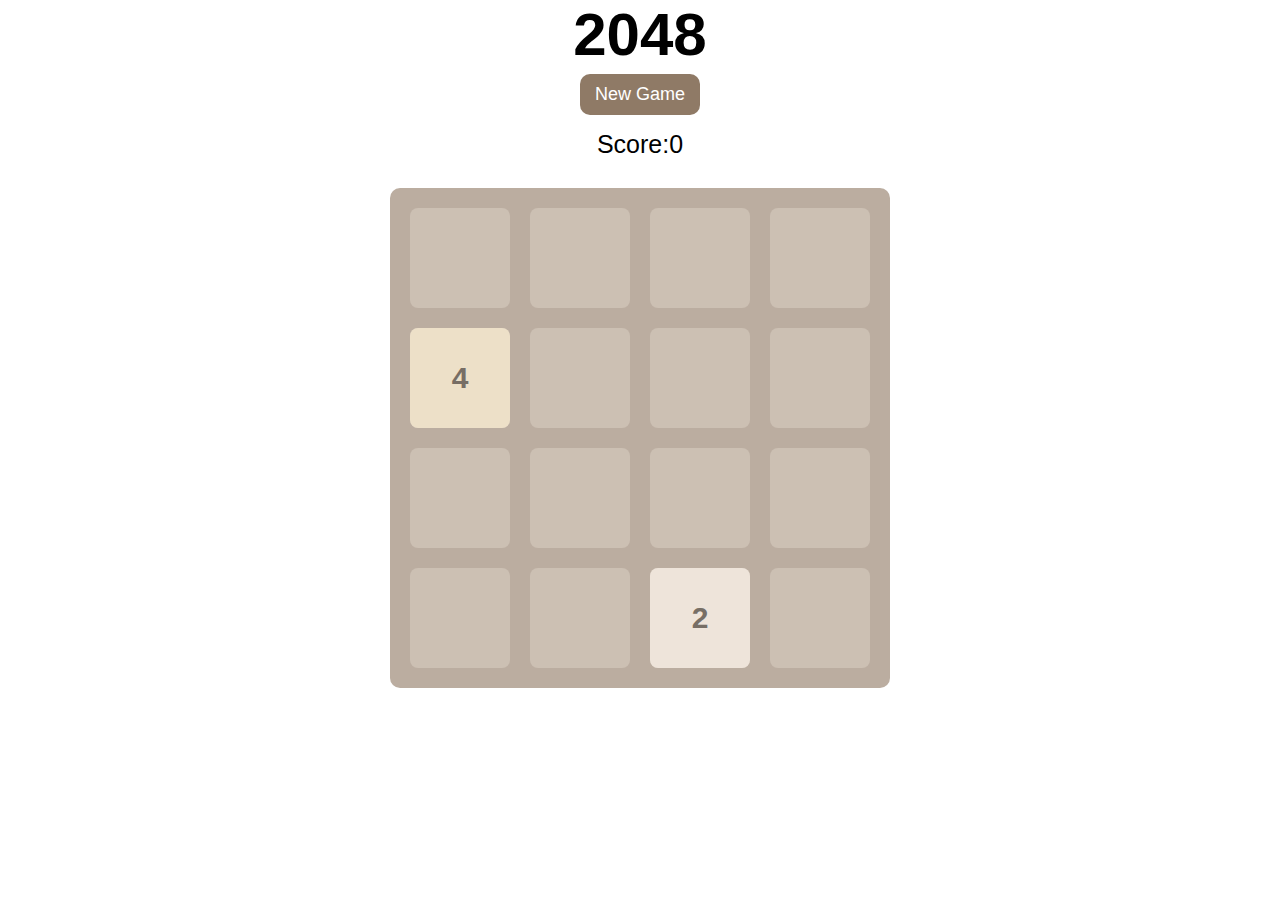
<file: 2048游戏/index.html>
<!DOCTYPE html>
<html lang="en">

<head>
    <meta charset="UTF-8">
    <meta name="viewport" content=" width=device-width,height=device-height,initial-scale=1.0">
    <title>2048</title>
    <!-- 引入css文件 -->
    <link rel="stylesheet" href="css/index.css">
    <link rel="stylesheet" href="css/normalize.css">
    <!-- 引入js文件 -->
    <script src="js/jquery.min.js"></script>
    <script src="js/flexible.js"></script>
    <script src="js/animation.js"></script>
</head>

<body>

    <header>
        <h1>2048</h1>
        <a href="javascript:newgame();" id="newGameBtn">New Game</a>
        <p>Score:<span id="scoreNum">0</span></p>
    </header>
    <main class="container">
        <div class="grid-cell" id="grid-cell-0-0"></div>
        <div class="grid-cell" id="grid-cell-0-1"></div>
        <div class="grid-cell" id="grid-cell-0-2"></div>
        <div class="grid-cell" id="grid-cell-0-3"></div>

        <div class="grid-cell" id="grid-cell-1-0"></div>
        <div class="grid-cell" id="grid-cell-1-1"></div>
        <div class="grid-cell" id="grid-cell-1-2"></div>
        <div class="grid-cell" id="grid-cell-1-3"></div>

        <div class="grid-cell" id="grid-cell-2-0"></div>
        <div class="grid-cell" id="grid-cell-2-1"></div>
        <div class="grid-cell" id="grid-cell-2-2"></div>
        <div class="grid-cell" id="grid-cell-2-3"></div>

        <div class="grid-cell" id="grid-cell-3-0"></div>
        <div class="grid-cell" id="grid-cell-3-1"></div>
        <div class="grid-cell" id="grid-cell-3-2"></div>
        <div class="grid-cell" id="grid-cell-3-3"></div>
    </main>
    <script src="js/support.js"></script>
    <script src="js/index.js"></script>
</body>

</html>
</file>
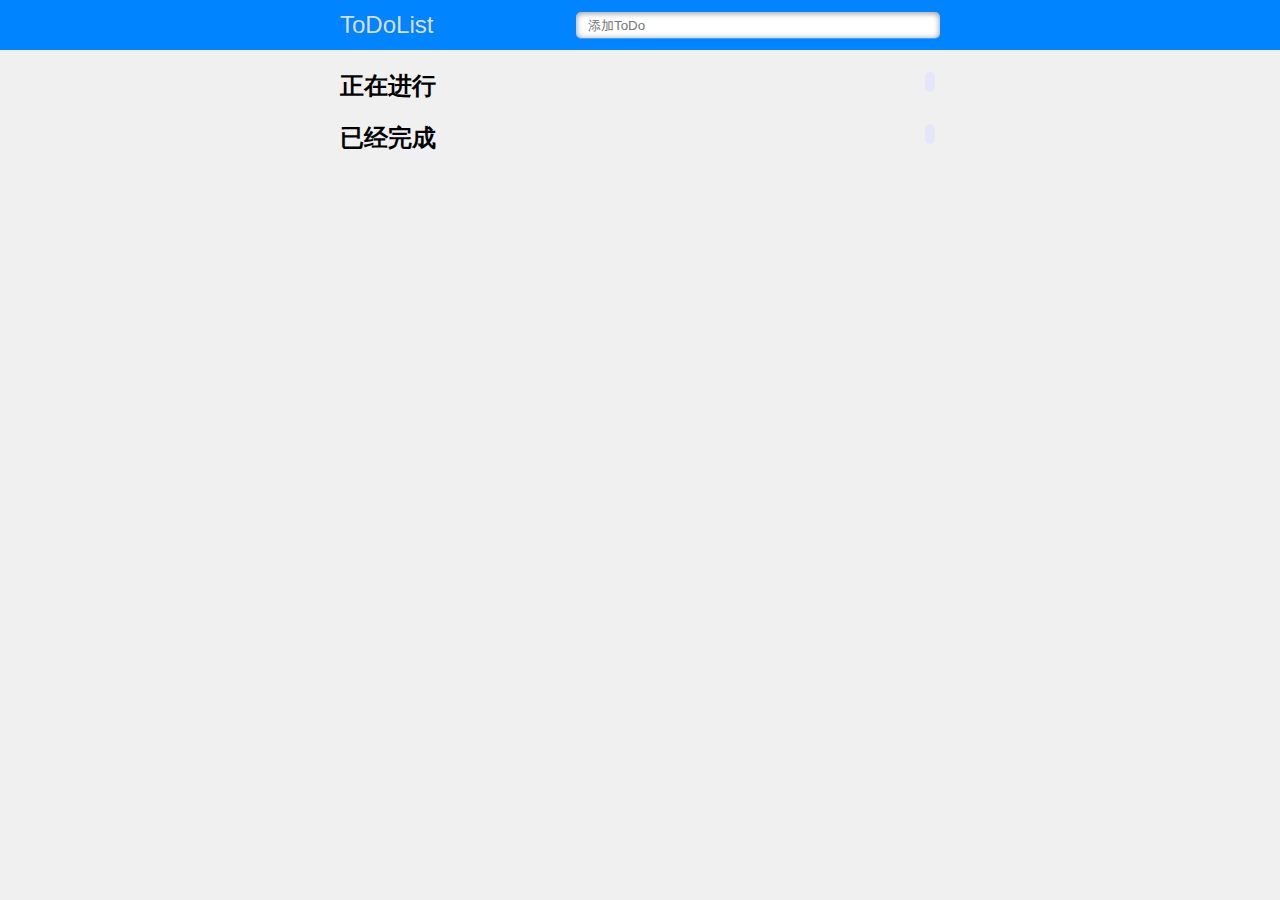
<file: todolist/index.html>
<!DOCTYPE html>
<html lang="en">

<head>
    <meta charset="UTF-8">
    <meta name="viewport" content="width=device-width, initial-scale=1.0">
    <title>todolist</title>
    <link rel="stylesheet" href="css/css.css">
    <script src="js/jquery-3.4.1.min.js"></script>
    <script src="js/index.js"></script>
</head>

<body>
    <header>
        <section>
            <label for="title">ToDoList</label>
            <input type="text" id="title" name="title" placeholder="添加ToDo" required="required" autocomplete="off" />
        </section>
    </header>
    <section>
        <h2>正在进行 <span id="todocount"></span></h2>
        <ol id="todolist" class="demo-box">

        </ol>
        <h2>已经完成 <span id="donecount"></span></h2>
        <ul id="donelist">

        </ul>
    </section>
</body>

</html>
</file>
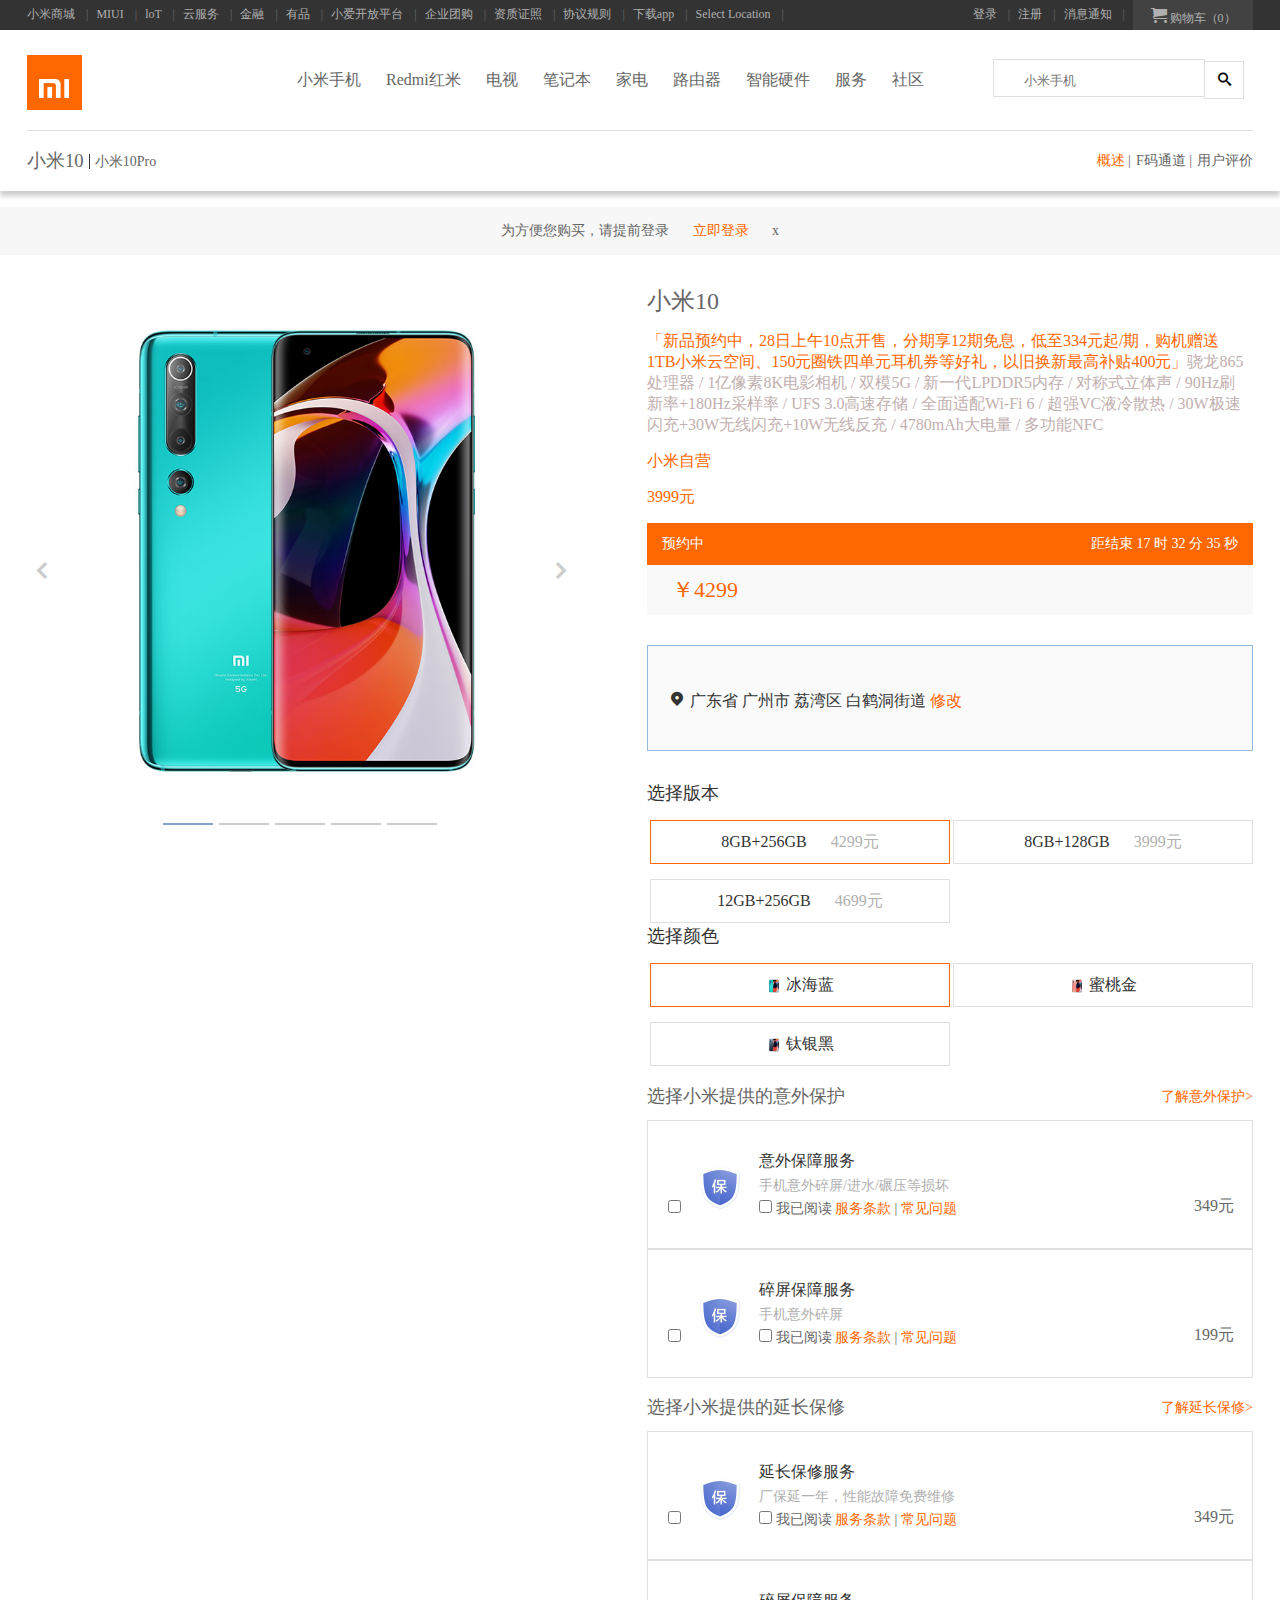
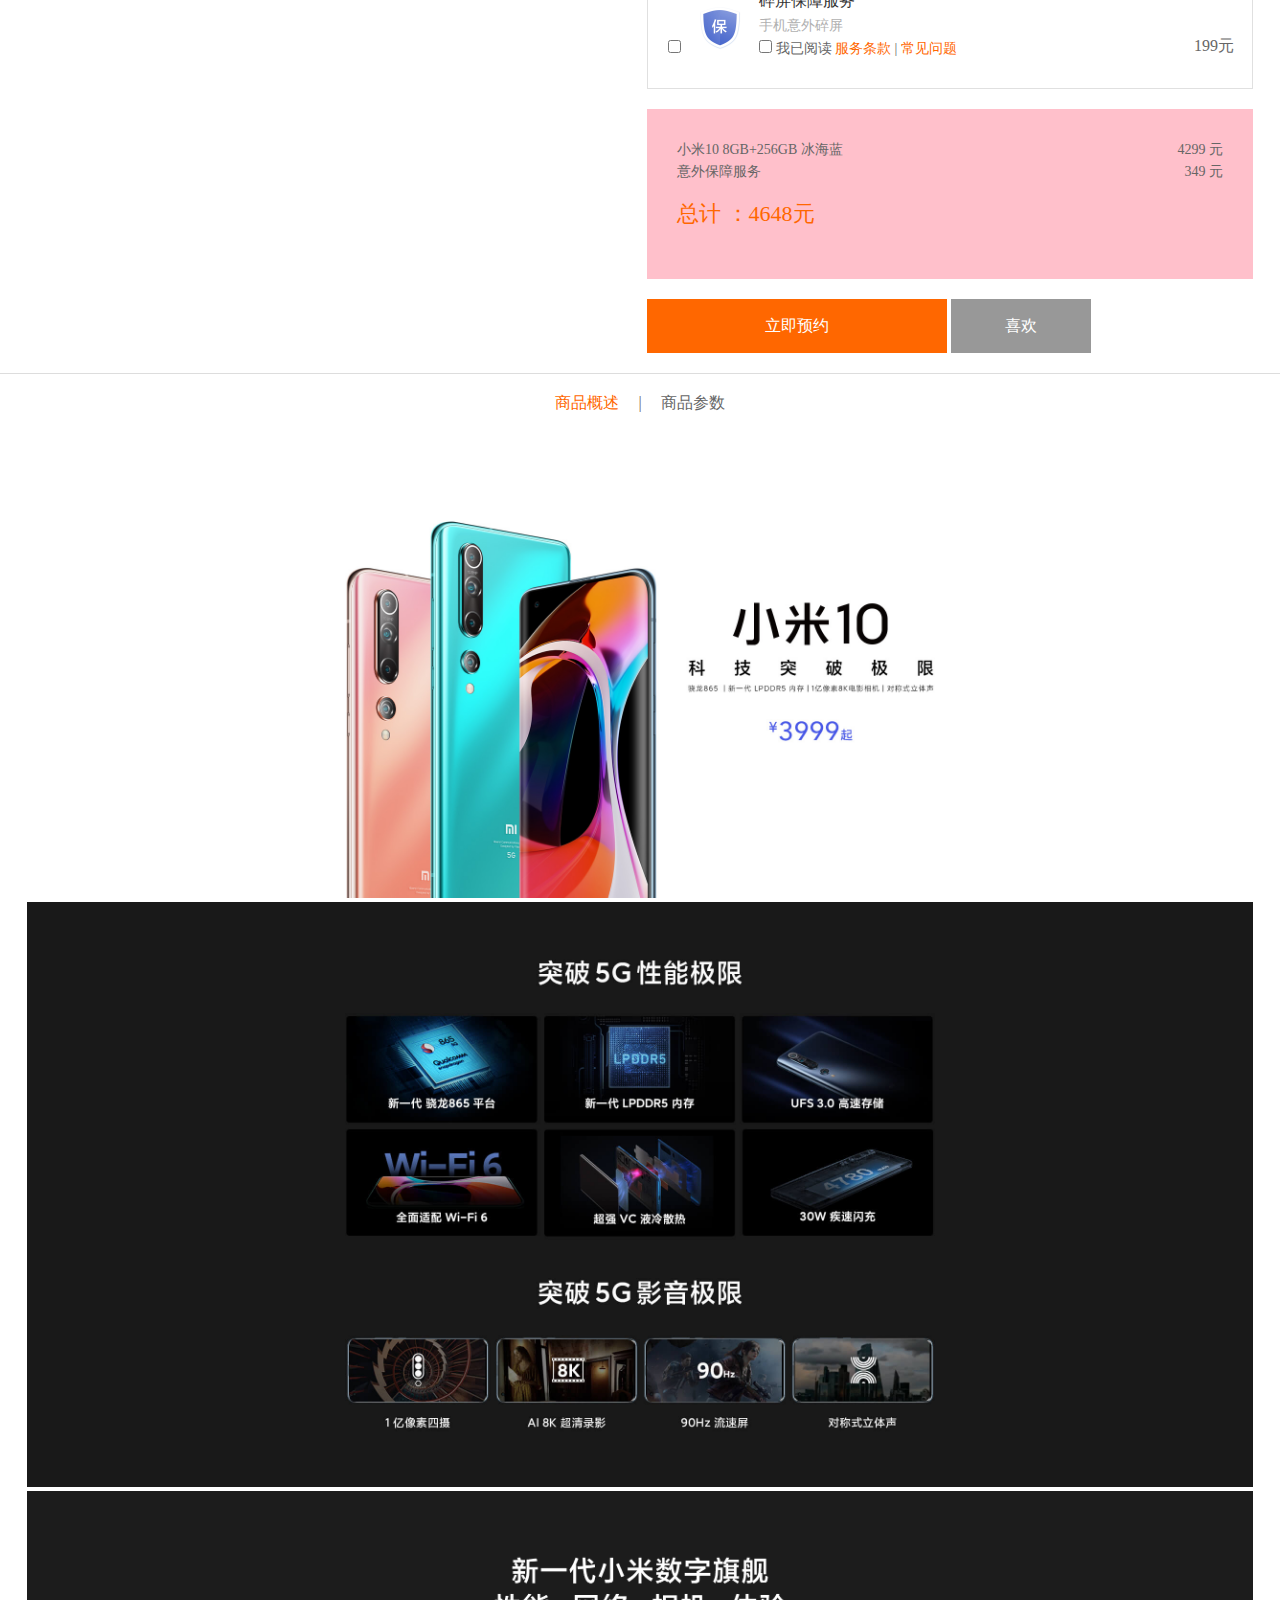
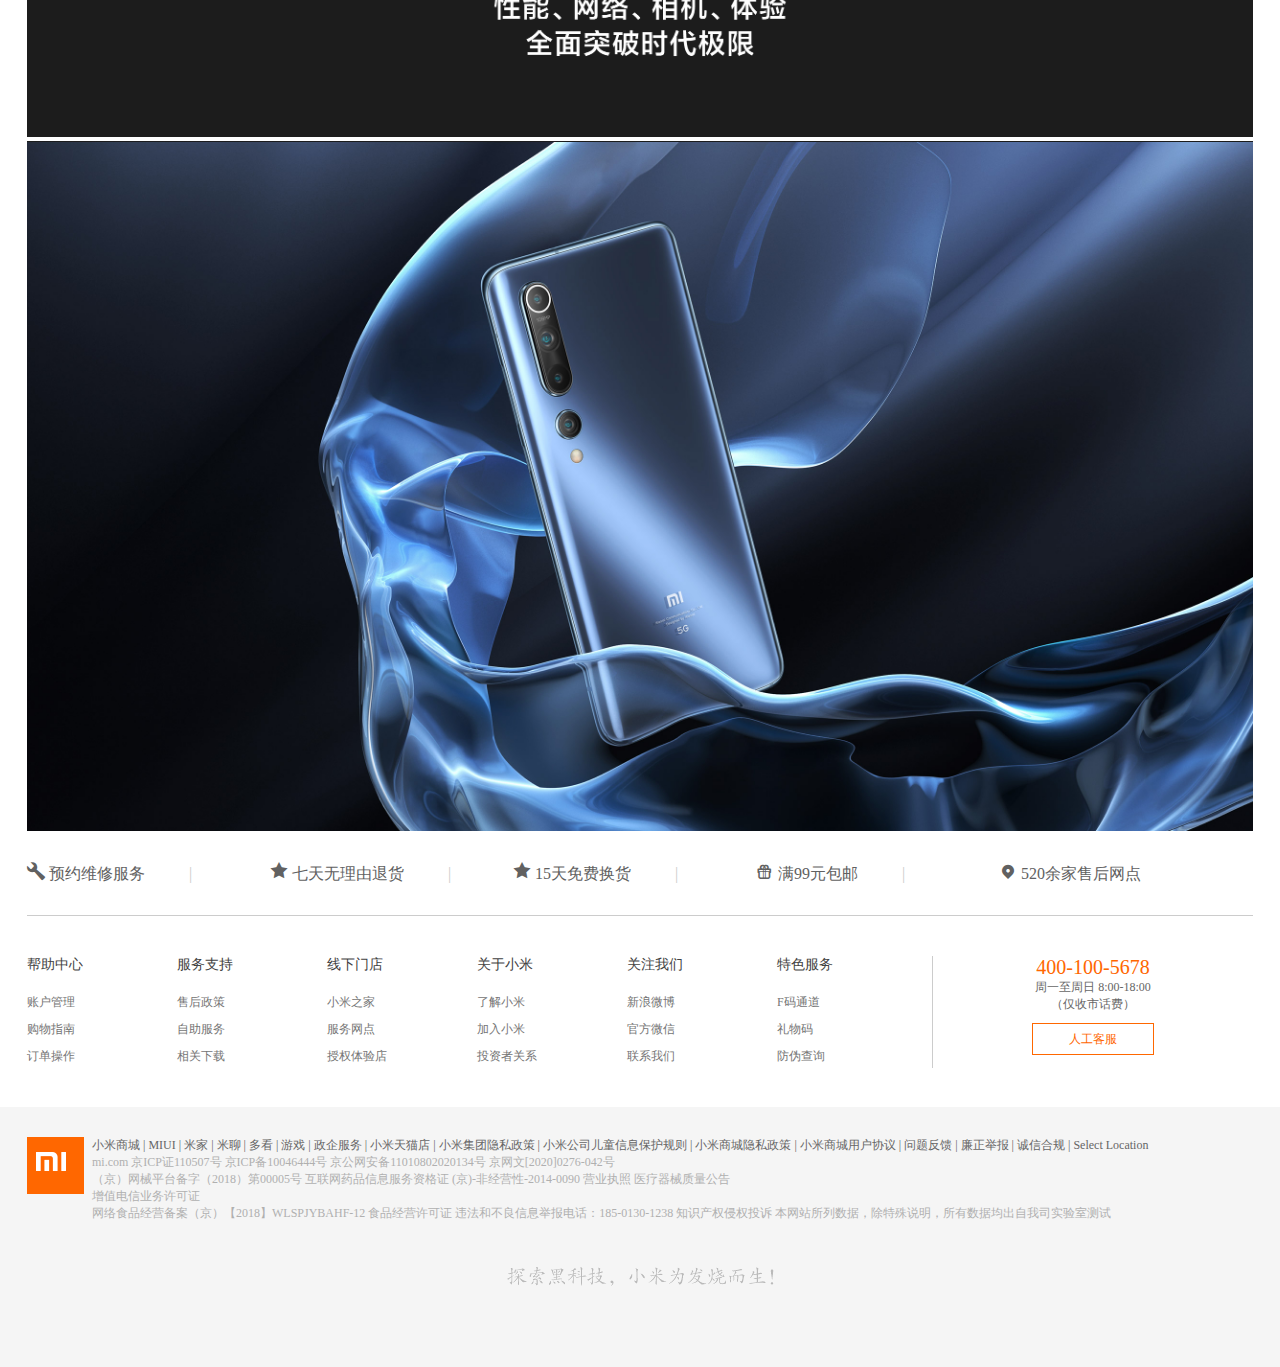
<file: xiaomiweb/detail.html>
<!DOCTYPE html>
<html lang="en">

<head>
    <meta charset="UTF-8">
    <title>
        小米10立即购买-小米商城
    </title>
    <meta name="description" , content="小米官网直营小米公司旗下所有产品，包括小米手机系列小米10 Pro 、小米9、小米MIX Alpha，Redmi 红米系列Redmi K30、Redmi Note 8 Pro，小米电视、笔记本、米家智能家居等，同时提供小米客户服务及售后支持.">
    <meta name='Keywords' content="小米,redmi,小米10,Redmi K30,小米MIX Alpha,小米商城">
    <link rel="shortcut icon" href="favicon.ico" type="image/x-icon" />
    <!-- 引入基础样式 -->
    <link rel="stylesheet" href="css/base.css">
    <!-- 引入公共样式 -->
    <link rel="stylesheet" href="css/common.css">
    <!-- 引入详情页样式 -->
    <link rel="stylesheet" href="css/detail.css">
    <!-- 引入jquery文件 -->
    <script src='js/jquery.min.js'></script>
    <!-- 引入公共js文件 -->
    <script src='js/common.js'></script>
    <!-- 引入详情页js -->
    <script src='js/detail.js'></script>
</head>

<body>
    <!-- shortcut快速导航栏 -->
    <div class="shortcut">
        <div class="w">
            <!-- 左边部分 -->
            <div class="fl">
                <ul class="shortcut-fl">
                    <li>
                        <a href="#">小米商城</a>
                    </li>
                    <li>
                        <a href="#">MIUI</a>
                    </li>
                    <li>
                        <a href="#">loT</a>
                    </li>
                    <li>
                        <a href="#">云服务</a>
                    </li>
                    <li>
                        <a href="#">金融</a>
                    </li>
                    <li>
                        <a href="#">有品</a>
                    </li>
                    <li>
                        <a href="#">小爱开放平台</a>
                    </li>
                    <li>
                        <a href="#">企业团购</a>
                    </li>
                    <li>
                        <a href="#">资质证照</a>
                    </li>
                    <li>
                        <a href="#">协议规则</a>
                    </li>
                    <li>
                        <a href="#">下载app</a>
                    </li>
                    <li>
                        <a href="#">Select Location</a>
                    </li>
                </ul>
            </div>
            <!-- 右边部分 -->
            <div class="fr">
                <ul class="shortcut-fr fl">
                    <li>
                        <a href="login.html">登录</a>
                    </li>
                    <li>
                        <a href="register.html">注册</a>
                    </li>
                    <li>
                        <a href="#">消息通知</a>
                    </li>
                </ul>
                <div class="shopcar fr">
                    <a href="shopcar.html" target="_blank">
                        <i></i> 购物车（0）
                    </a>

                </div>
            </div>
        </div>
    </div>

    <!-- 头部header 开始 -->
    <div class="header w">
        <!-- logo部分 -->
        <div class="logo fl">
            <a href="index.html" title="小米官网">
            小米官网
        </a>
        </div>
        <!-- hotwords部分 -->
        <div class="hotwords">
            <ul class="hotwords-nav">
                <li>
                    <a href="#">小米手机</a>
                    <div class="hotwords-item">
                        <ul>
                            <li>
                                <a href="detail.html" target="_blank">
                                    <div class="product">
                                        <img src="upload/pic11.jpg" alt="">
                                    </div>
                                    <h3>小米10</h3>
                                    <p class="price">
                                        3999元起
                                    </p>
                                </a>
                            </li>
                            <li>
                                <a href="detail.html" target="_blank">
                                    <div class="product">
                                        <img src="upload/pic14.jpg" alt="">
                                    </div>
                                    <h3>小米CC9 Pro</h3>
                                    <p class="price">
                                        2599元起
                                    </p>
                                </a>
                            </li>
                            <li>
                                <a href="detail.html" target="_blank">
                                    <div class="product">
                                        <img src="upload/pic29.webp" alt="">
                                    </div>
                                    <h3>小米10 Pro</h3>
                                    <p class="price">
                                        4999元起
                                    </p>
                                </a>
                            </li>
                            <li>
                                <a href="detail.html" target="_blank">
                                    <div class="product">
                                        <img src="upload/pic30.webp" alt="">
                                    </div>
                                    <h3>小米9 Pro 5G</h3>
                                    <p class="price">
                                        3699元起
                                    </p>
                                </a>
                            </li>
                            <li>
                                <a href="detail.html" target="_blank">
                                    <div class="product">
                                        <img src="upload/pic31.png" alt="">
                                    </div>
                                    <h3>小米CC9</h3>
                                    <p class="price">
                                        1499元起
                                    </p>
                                </a>
                            </li>
                            <li>
                                <a href="detail.html" target="_blank">
                                    <div class="product">
                                        <img src="upload/pic32.png" alt="">
                                    </div>
                                    <h3>小米CC9e</h3>
                                    <p class="price">
                                        1099元起
                                    </p>
                                </a>
                            </li>
                        </ul>
                    </div>
                </li>
                <li>
                    <a href="#">Redmi红米</a>
                    <div class="hotwords-item">
                        <ul>
                            <li>
                                <a href="detail.html" target="_blank">
                                    <div class="product">
                                        <img src="upload/pic11.jpg" alt="">
                                    </div>
                                    <h3>小米10</h3>
                                    <p class="price">
                                        3999元起
                                    </p>
                                </a>
                            </li>
                            <li>
                                <a href="detail.html" target="_blank">
                                    <div class="product">
                                        <img src="upload/pic14.jpg" alt="">
                                    </div>
                                    <h3>小米CC9 Pro</h3>
                                    <p class="price">
                                        2599元起
                                    </p>
                                </a>
                            </li>
                            <li>
                                <a href="detail.html" target="_blank">
                                    <div class="product">
                                        <img src="upload/pic29.webp" alt="">
                                    </div>
                                    <h3>小米10 Pro</h3>
                                    <p class="price">
                                        4999元起
                                    </p>
                                </a>
                            </li>
                            <li>
                                <a href="detail.html" target="_blank">
                                    <div class="product">
                                        <img src="upload/pic30.webp" alt="">
                                    </div>
                                    <h3>小米9 Pro 5G</h3>
                                    <p class="price">
                                        3699元起
                                    </p>
                                </a>
                            </li>
                            <li>
                                <a href="detail.html" target="_blank">
                                    <div class="product">
                                        <img src="upload/pic31.png" alt="">
                                    </div>
                                    <h3>小米CC9</h3>
                                    <p class="price">
                                        1499元起
                                    </p>
                                </a>
                            </li>
                            <li>
                                <a href="detail.html" target="_blank">
                                    <div class="product">
                                        <img src="upload/pic32.png" alt="">
                                    </div>
                                    <h3>小米CC9e</h3>
                                    <p class="price">
                                        1099元起
                                    </p>
                                </a>
                            </li>
                        </ul>
                    </div>
                </li>
                <li>
                    <a href="#">电视</a>
                    <div class="hotwords-item">
                        <ul>
                            <li>
                                <a href="detail.html" target="_blank">
                                    <div class="product">
                                        <img src="upload/pic11.jpg" alt="">
                                    </div>
                                    <h3>小米10</h3>
                                    <p class="price">
                                        3999元起
                                    </p>
                                </a>
                            </li>
                            <li>
                                <a href="detail.html" target="_blank">
                                    <div class="product">
                                        <img src="upload/pic14.jpg" alt="">
                                    </div>
                                    <h3>小米CC9 Pro</h3>
                                    <p class="price">
                                        2599元起
                                    </p>
                                </a>
                            </li>
                            <li>
                                <a href="detail.html" target="_blank">
                                    <div class="product">
                                        <img src="upload/pic29.webp" alt="">
                                    </div>
                                    <h3>小米10 Pro</h3>
                                    <p class="price">
                                        4999元起
                                    </p>
                                </a>
                            </li>
                            <li>
                                <a href="detail.html" target="_blank">
                                    <div class="product">
                                        <img src="upload/pic30.webp" alt="">
                                    </div>
                                    <h3>小米9 Pro 5G</h3>
                                    <p class="price">
                                        3699元起
                                    </p>
                                </a>
                            </li>
                            <li>
                                <a href="detail.html" target="_blank">
                                    <div class="product">
                                        <img src="upload/pic31.png" alt="">
                                    </div>
                                    <h3>小米CC9</h3>
                                    <p class="price">
                                        1499元起
                                    </p>
                                </a>
                            </li>
                            <li>
                                <a href="detail.html" target="_blank">
                                    <div class="product">
                                        <img src="upload/pic32.png" alt="">
                                    </div>
                                    <h3>小米CC9e</h3>
                                    <p class="price">
                                        1099元起
                                    </p>
                                </a>
                            </li>
                        </ul>
                    </div>
                </li>
                <li>
                    <a href="#">笔记本</a>
                    <div class="hotwords-item">
                        <ul>
                            <li>
                                <a href="detail.html" target="_blank">
                                    <div class="product">
                                        <img src="upload/pic11.jpg" alt="">
                                    </div>
                                    <h3>小米10</h3>
                                    <p class="price">
                                        3999元起
                                    </p>
                                </a>
                            </li>
                            <li>
                                <a href="detail.html" target="_blank">
                                    <div class="product">
                                        <img src="upload/pic14.jpg" alt="">
                                    </div>
                                    <h3>小米CC9 Pro</h3>
                                    <p class="price">
                                        2599元起
                                    </p>
                                </a>
                            </li>
                            <li>
                                <a href="detail.html" target="_blank">
                                    <div class="product">
                                        <img src="upload/pic29.webp" alt="">
                                    </div>
                                    <h3>小米10 Pro</h3>
                                    <p class="price">
                                        4999元起
                                    </p>
                                </a>
                            </li>
                            <li>
                                <a href="detail.html" target="_blank">
                                    <div class="product">
                                        <img src="upload/pic30.webp" alt="">
                                    </div>
                                    <h3>小米9 Pro 5G</h3>
                                    <p class="price">
                                        3699元起
                                    </p>
                                </a>
                            </li>
                            <li>
                                <a href="detail.html" target="_blank">
                                    <div class="product">
                                        <img src="upload/pic31.png" alt="">
                                    </div>
                                    <h3>小米CC9</h3>
                                    <p class="price">
                                        1499元起
                                    </p>
                                </a>
                            </li>
                            <li>
                                <a href="detail.html" target="_blank">
                                    <div class="product">
                                        <img src="upload/pic32.png" alt="">
                                    </div>
                                    <h3>小米CC9e</h3>
                                    <p class="price">
                                        1099元起
                                    </p>
                                </a>
                            </li>
                        </ul>
                    </div>
                </li>
                <li>
                    <a href="#">家电</a>
                    <div class="hotwords-item">
                        <ul>
                            <li>
                                <a href="detail.html" target="_blank">
                                    <div class="product">
                                        <img src="upload/pic11.jpg" alt="">
                                    </div>
                                    <h3>小米10</h3>
                                    <p class="price">
                                        3999元起
                                    </p>
                                </a>
                            </li>
                            <li>
                                <a href="detail.html" target="_blank">
                                    <div class="product">
                                        <img src="upload/pic14.jpg" alt="">
                                    </div>
                                    <h3>小米CC9 Pro</h3>
                                    <p class="price">
                                        2599元起
                                    </p>
                                </a>
                            </li>
                            <li>
                                <a href="detail.html" target="_blank">
                                    <div class="product">
                                        <img src="upload/pic29.webp" alt="">
                                    </div>
                                    <h3>小米10 Pro</h3>
                                    <p class="price">
                                        4999元起
                                    </p>
                                </a>
                            </li>
                            <li>
                                <a href="detail.html" target="_blank">
                                    <div class="product">
                                        <img src="upload/pic30.webp" alt="">
                                    </div>
                                    <h3>小米9 Pro 5G</h3>
                                    <p class="price">
                                        3699元起
                                    </p>
                                </a>
                            </li>
                            <li>
                                <a href="detail.html" target="_blank">
                                    <div class="product">
                                        <img src="upload/pic31.png" alt="">
                                    </div>
                                    <h3>小米CC9</h3>
                                    <p class="price">
                                        1499元起
                                    </p>
                                </a>
                            </li>
                            <li>
                                <a href="detail.html" target="_blank">
                                    <div class="product">
                                        <img src="upload/pic32.png" alt="">
                                    </div>
                                    <h3>小米CC9e</h3>
                                    <p class="price">
                                        1099元起
                                    </p>
                                </a>
                            </li>
                        </ul>
                    </div>
                </li>
                <li>
                    <a href="#">路由器</a>
                    <div class="hotwords-item">
                        <ul>
                            <li>
                                <a href="detail.html" target="_blank">
                                    <div class="product">
                                        <img src="upload/pic11.jpg" alt="">
                                    </div>
                                    <h3>小米10</h3>
                                    <p class="price">
                                        3999元起
                                    </p>
                                </a>
                            </li>
                            <li>
                                <a href="detail.html" target="_blank">
                                    <div class="product">
                                        <img src="upload/pic14.jpg" alt="">
                                    </div>
                                    <h3>小米CC9 Pro</h3>
                                    <p class="price">
                                        2599元起
                                    </p>
                                </a>
                            </li>
                            <li>
                                <a href="detail.html" target="_blank">
                                    <div class="product">
                                        <img src="upload/pic29.webp" alt="">
                                    </div>
                                    <h3>小米10 Pro</h3>
                                    <p class="price">
                                        4999元起
                                    </p>
                                </a>
                            </li>
                            <li>
                                <a href="detail.html" target="_blank">
                                    <div class="product">
                                        <img src="upload/pic30.webp" alt="">
                                    </div>
                                    <h3>小米9 Pro 5G</h3>
                                    <p class="price">
                                        3699元起
                                    </p>
                                </a>
                            </li>
                            <li>
                                <a href="detail.html" target="_blank">
                                    <div class="product">
                                        <img src="upload/pic31.png" alt="">
                                    </div>
                                    <h3>小米CC9</h3>
                                    <p class="price">
                                        1499元起
                                    </p>
                                </a>
                            </li>
                            <li>
                                <a href="detail.html" target="_blank">
                                    <div class="product">
                                        <img src="upload/pic32.png" alt="">
                                    </div>
                                    <h3>小米CC9e</h3>
                                    <p class="price">
                                        1099元起
                                    </p>
                                </a>
                            </li>
                        </ul>
                    </div>
                </li>
                <li>
                    <a href="#">智能硬件</a>
                    <div class="hotwords-item">
                        <ul>
                            <li>
                                <a href="detail.html" target="_blank">
                                    <div class="product">
                                        <img src="upload/pic11.jpg" alt="">
                                    </div>
                                    <h3>小米10</h3>
                                    <p class="price">
                                        3999元起
                                    </p>
                                </a>
                            </li>
                            <li>
                                <a href="detail.html" target="_blank">
                                    <div class="product">
                                        <img src="upload/pic14.jpg" alt="">
                                    </div>
                                    <h3>小米CC9 Pro</h3>
                                    <p class="price">
                                        2599元起
                                    </p>
                                </a>
                            </li>
                            <li>
                                <a href="detail.html" target="_blank">
                                    <div class="product">
                                        <img src="upload/pic29.webp" alt="">
                                    </div>
                                    <h3>小米10 Pro</h3>
                                    <p class="price">
                                        4999元起
                                    </p>
                                </a>
                            </li>
                            <li>
                                <a href="detail.html" target="_blank">
                                    <div class="product">
                                        <img src="upload/pic30.webp" alt="">
                                    </div>
                                    <h3>小米9 Pro 5G</h3>
                                    <p class="price">
                                        3699元起
                                    </p>
                                </a>
                            </li>
                            <li>
                                <a href="detail.html" target="_blank">
                                    <div class="product">
                                        <img src="upload/pic31.png" alt="">
                                    </div>
                                    <h3>小米CC9</h3>
                                    <p class="price">
                                        1499元起
                                    </p>
                                </a>
                            </li>
                            <li>
                                <a href="detail.html" target="_blank">
                                    <div class="product">
                                        <img src="upload/pic32.png" alt="">
                                    </div>
                                    <h3>小米CC9e</h3>
                                    <p class="price">
                                        1099元起
                                    </p>
                                </a>
                            </li>
                        </ul>
                    </div>
                </li>
                <li>
                    <a href="#">服务</a>
                </li>
                <li>
                    <a href="#">社区</a>
                </li>
            </ul>
        </div>
        <!-- search部分 -->
        <div class="search fr">
            <form action="">
                <input type="text" class="search-text" placeholder="小米手机">
                <input type="submit" value="" class="search-submit">
            </form>
        </div>
    </div>
    <!-- 头部header 结束 -->
    <!-- 主体部分开始 -->

    <div class="main">
        <!-- 面包屑导航 -->
        <div class="crumb_wrap">
            <div class="w">
                <div class="crumb_wrap_title fl">
                    <h3>小米10</h3>
                    <a href="#">小米10Pro</a>
                </div>
                <div class=" crumb_wrap_summarize fr">
                    <ul>
                        <li>
                            <a href="#" class="crumb_current">概述</a>
                            <span>|</span>
                        </li>
                        <li>
                            <a href="#">F码通道</a>
                            <span>|</span>
                        </li>
                        <li>
                            <a href="#">用户评价</a>
                        </li>
                    </ul>
                </div>
            </div>

        </div>
        <!-- 是否登录页面 -->
        <div class="main-login">
            为方便您购买，请提前登录
            <a href="#" class="login">立即登录</a>
            <a href="javascript:;" class='login-delete'>x</a>
        </div>
        <!-- 产品介绍模块 -->
        <div class="product-intro w clearfix">

            <!-- 预览区域轮播图 -->
            <div class="preview_wrap fl">
                <!-- 左侧按钮 -->
                <a href="javascript:;" class="allow-l"></a>
                <!-- 右侧按钮 -->
                <a href="javascript:;" class="allow-r"></a>
                <ul>
                    <li>
                        <img src="upload/pic33.jpg" alt="">
                    </li>
                    <!-- <li>
                        <img src="upload/pic34.jpg" alt="">
                    </li>
                    <li>
                        <img src="upload/pic35.jpg" alt="">
                    </li>
                    <li>
                        <img src="upload/pic36.jpg" alt="">
                    </li>
                    <li>
                        <img src="upload/pic37.jpg" alt="">
                    </li> -->
                </ul>
                <!-- 小圆圈 -->
                <ol class="circle">
                    <li id="circle-current">
                        <a href="#"></a>
                    </li>
                    <li></li>
                    <li></li>
                    <li></li>
                    <li></li>
                </ol>
            </div>
            <!-- 详细信息 -->
            <div class="itemInfo_wrap  fr">
                <h2>小米10</h2>
                <div class="news">
                    <p>
                        「新品预约中，28日上午10点开售，分期享12期免息，低至334元起/期，购机赠送1TB小米云空间、150元圈铁四单元耳机券等好礼，以旧换新最高补贴400元」<span>骁龙865处理器 / 1亿像素8K电影相机 / 双模5G / 新一代LPDDR5内存 / 对称式立体声 / 90Hz刷新率+180Hz采样率 / UFS 3.0高速存储 / 全面适配Wi-Fi 6 / 超强VC液冷散热 / 30W极速闪充+30W无线闪充+10W无线反充
                        / 4780mAh大电量 / 多功能NFC</span>
                    </p>
                    <p>小米自营</p>
                    <p>3999元</p>
                </div>
                <div class="summary">
                    <div class="appointment">
                        <div class="fl">
                            预约中
                        </div>
                        <div class="fr">
                            距结束 17 时 32 分 35 秒
                        </div>
                    </div>
                    <div class="summary_price">
                        ￥4299
                    </div>
                    <div class="summary_area">
                        <div class="address-info">
                            <i></i>
                            <span>广东省</span>
                            <span>广州市</span>
                            <span>荔湾区</span>
                            <span>白鹤洞街道</span>
                            <span id='address-change'>修改</span>
                        </div>
                    </div>
                    <div class="choose-version">
                        <div>选择版本</div>
                        <ul>
                            <li id="choose-current">
                                <a href="javascript:;">
                                    <span class="name">8GB+256GB </span>
                                    <span class="price"> 4299元 </span>
                                </a>
                            </li>
                            <li>
                                <a href="javascript:;">
                                    <span class="name">8GB+128GB </span>
                                    <span class="price"> 3999元 </span>
                                </a>
                            </li>
                            <li>
                                <a href="javascript:;">
                                    <span class="name">12GB+256GB </span>
                                    <span class="price"> 4699元 </span>
                                </a>
                            </li>
                        </ul>
                    </div>
                    <div class="choose-color">
                        <div>选择颜色</div>
                        <ul>
                            <li id="choose-current">
                                <a href="javascript:;">
                                    <img src="upload/pic33.jpg" alt="">
                                    <span class="name">冰海蓝 </span>
                                </a>
                            </li>
                            <li>
                                <a href="javascript:;">
                                    <img src="upload/pic38.jpg" alt="">
                                    <span class="name">蜜桃金 </span>
                                </a>
                            </li>
                            <li>
                                <a href="javascript:;">
                                    <img src="upload/pic11.jpg" alt="">
                                    <span class="name"> 钛银黑  </span>
                                </a>
                            </li>
                        </ul>
                    </div>
                    <div class="choose-protect">
                        <div class="protect-hd">
                            <div class="fl">
                                选择小米提供的意外保护
                            </div>
                            <div class="fr">
                                <a href="#">了解意外保护></a>
                            </div>
                        </div>
                        <div class="protect-bd">
                            <ul>
                                <li>
                                    <input type="checkbox">
                                    <img src="img/bao.jpg" alt="">
                                    <div>
                                        <span class="name">意外保障服务</span>
                                        <p class="desc">手机意外碎屏/进水/碾压等损坏</p>
                                        <p class="agreement">
                                            <input type="checkbox">
                                            <i>我已阅读</i>
                                            <a href="#">服务条款</a>
                                            <span>|</span>
                                            <a href="#">常见问题</a>
                                        </p>
                                        <span class="price1">349元</span>
                                    </div>
                                </li>
                            </ul>
                        </div>
                        <div class="protect-bd">
                            <ul>
                                <li>
                                    <input type="checkbox">
                                    <img src="img/bao.jpg" alt="">
                                    <div>
                                        <span class="name">碎屏保障服务</span>
                                        <p class="desc">手机意外碎屏</p>
                                        <p class="agreement">
                                            <input type="checkbox">
                                            <i>我已阅读</i>
                                            <a href="#">服务条款</a>
                                            <span>|</span>
                                            <a href="#">常见问题</a>
                                        </p>
                                        <span class="price1">199元</span>
                                    </div>
                                </li>
                            </ul>
                        </div>
                    </div>
                    <div class="choose-protect">
                        <div class="protect-hd">
                            <div class="fl">
                                选择小米提供的延长保修
                            </div>
                            <div class="fr">
                                <a href="#">了解延长保修></a>
                            </div>
                        </div>
                        <div class="protect-bd">
                            <ul>
                                <li>
                                    <input type="checkbox">
                                    <img src="img/bao.jpg" alt="">
                                    <div>
                                        <span class="name">延长保修服务</span>
                                        <p class="desc">厂保延一年，性能故障免费维修</p>
                                        <p class="agreement">
                                            <input type="checkbox">
                                            <i>我已阅读</i>
                                            <a href="#">服务条款</a>
                                            <span>|</span>
                                            <a href="#">常见问题</a>
                                        </p>
                                        <span class="price1">349元</span>
                                    </div>
                                </li>
                            </ul>
                        </div>
                        <div class="protect-bd">
                            <ul>
                                <li>
                                    <input type="checkbox">
                                    <img src="img/bao.jpg" alt="">
                                    <div>
                                        <span class="name">碎屏保障服务</span>
                                        <p class="desc">手机意外碎屏</p>
                                        <p class="agreement">
                                            <input type="checkbox">
                                            <i>我已阅读</i>
                                            <a href="#">服务条款</a>
                                            <span>|</span>
                                            <a href="#">常见问题</a>
                                        </p>
                                        <span class="price1">199元</span>
                                    </div>
                                </li>
                            </ul>
                        </div>
                    </div>
                    <!-- 总价 -->
                    <div class="pro-list">
                        <ul>
                            <li>
                                小米10 8GB+256GB 冰海蓝
                                <span class="fr">4299 元 </span>
                            </li>
                            <li>
                                意外保障服务
                                <span class="fr">349 元 </span>
                            </li>
                            <li class="total">总计 ：4648元 </li>
                        </ul>
                    </div>

                    <!-- 立即预约  -->
                    <div class="buyBtn">
                        <span class="buy">
                            立即预约
                        </span>
                        <span class="like">喜欢</span>
                    </div>
                </div>
            </div>
        </div>
        <!-- 详情 -->
        <div class="details">
            <div class="w">
                <div class="selection-tab">
                    <ul>
                        <li><a href="#" class="active">商品概述</a></li>
                        <span>|</span>
                        <li><a href="#">商品参数</a></li>
                    </ul>
                </div>
                <div class="selection-box">
                    <img src="upload/detail-pic.jpg" alt="">
                    <img src="upload/detail-pic1.jpg" alt="">
                    <img src="upload/detail-pic2.jpg" alt="">
                    <img src="upload/detail-pic3.jpg" alt="">
                </div>
                <div class="selection-box" style='display:none'>
                    <img src="upload/detail-pic4.jpg" alt="">
                    <img src="upload/detail-pic5.jpg" alt="">
                    <img src="upload/detail-pic6.jpg" alt="">
                    <img src="upload/detail-pic7.jpg" alt=""> <img src="upload/detail-pic8.jpg" alt="">
                    <img src="upload/detail-pic9.jpg" alt="">
                    <img src="upload/detail-pic10.jpg" alt="">
                    <img src="upload/detail-pic11.jpg" alt="">
                    <img src="upload/detail-pic12.jpg" alt="">
                    <img src="upload/detail-pic13.jpg" alt="">
                </div>
            </div>
        </div>
    </div>

    <!-- 主体部分结束 -->

    <!-- footer开始 -->
    <div class="footer">
        <div class="w">
            <div class="footer-service">
                <ul>
                    <li>
                        <a href="#">
                            <i></i> 预约维修服务
                        </a>
                        <span>|</span>
                    </li>
                    <li>
                        <a href="#">
                            <i></i> 七天无理由退货
                        </a>
                        <span>|</span>
                    </li>
                    <li>
                        <a href="#">
                            <i></i> 15天免费换货
                        </a>
                        <span>|</span>
                    </li>
                    <li>
                        <a href="#">
                            <i></i> 满99元包邮
                        </a>
                        <span>|</span>
                    </li>
                    <li>
                        <a href="#">
                            <i></i> 520余家售后网点
                        </a>
                    </li>
                </ul>
            </div>
            <div class="footer-links">
                <dl>
                    <dd>帮助中心</dd>
                    <dt>账户管理</dt>
                    <dt>购物指南</dt>
                    <dt>订单操作</dt>
                </dl>
                <dl>
                    <dd>服务支持</dd>
                    <dt>售后政策</dt>
                    <dt>自助服务</dt>
                    <dt>相关下载</dt>
                </dl>
                <dl>
                    <dd>线下门店</dd>
                    <dt>小米之家</dt>
                    <dt>服务网点</dt>
                    <dt>授权体验店</dt>
                </dl>
                <dl>
                    <dd>关于小米</dd>
                    <dt>了解小米</dt>
                    <dt>加入小米</dt>
                    <dt>投资者关系</dt>
                </dl>
                <dl>
                    <dd>关注我们</dd>
                    <dt>新浪微博</dt>
                    <dt>官方微信</dt>
                    <dt>联系我们</dt>
                </dl>
                <dl>
                    <dd>特色服务</dd>
                    <dt>F码通道</dt>
                    <dt>礼物码</dt>
                    <dt>防伪查询</dt>
                </dl>
                <div class="contact fr">
                    <p class="phone">400-100-5678</p>
                    <p>
                        周一至周日 8:00-18:00<br> （仅收市话费）
                    </p>
                    <a href="#">
                        人工客服
                    </a>
                </div>
            </div>
        </div>
    </div>
    <!-- footer结束 -->
    <!-- info开始 -->
    <div class="info">
        <div class="w ">
            <div class="info-text">
                <div class="info-logo">
                    <a href="index.html" title="小米官网">
                        小米官网
                    </a>
                </div>
                <p>
                    <a href="#">小米商城</a>
                    <span>|</span>
                    <a href="#">MIUI</a>
                    <span>|</span>
                    <a href="#">米家</a>
                    <span>|</span>
                    <a href="#">米聊</a>
                    <span>|</span>
                    <a href="#">多看</a>
                    <span>|</span>
                    <a href="#">游戏</a>
                    <span>|</span>
                    <a href="#">政企服务</a>
                    <span>|</span>
                    <a href="#">小米天猫店</a>
                    <span>|</span>
                    <a href="#">小米集团隐私政策</a>
                    <span>|</span>
                    <a href="#">小米公司儿童信息保护规则</a>
                    <span>|</span>
                    <a href="#">小米商城隐私政策</a>
                    <span>|</span>
                    <a href="#">小米商城用户协议</a>
                    <span>|</span>
                    <a href="#">问题反馈</a>
                    <span>|</span>
                    <a href="#">廉正举报</a>
                    <span>|</span>
                    <a href="#">诚信合规</a>
                    <span>|</span>
                    <a href="#">Select Location</a>
                </p>
                <p class="equity">mi.com 京ICP证110507号 京ICP备10046444号 京公网安备11010802020134号 京网文[2020]0276-042号 <br>（京）网械平台备字（2018）第00005号 互联网药品信息服务资格证 (京)-非经营性-2014-0090 营业执照 医疗器械质量公告<br> 增值电信业务许可证 <br>网络食品经营备案（京）【2018】WLSPJYBAHF-12 食品经营许可证 违法和不良信息举报电话：185-0130-1238 知识产权侵权投诉
                    本网站所列数据，除特殊说明，所有数据均出自我司实验室测试
                </p>
            </div>
            <div class="info-slogan w">
                探索黑科技，小米为发烧而生
            </div>
        </div>
    </div>
    <!-- info结束 -->
</body>

</html>
</file>
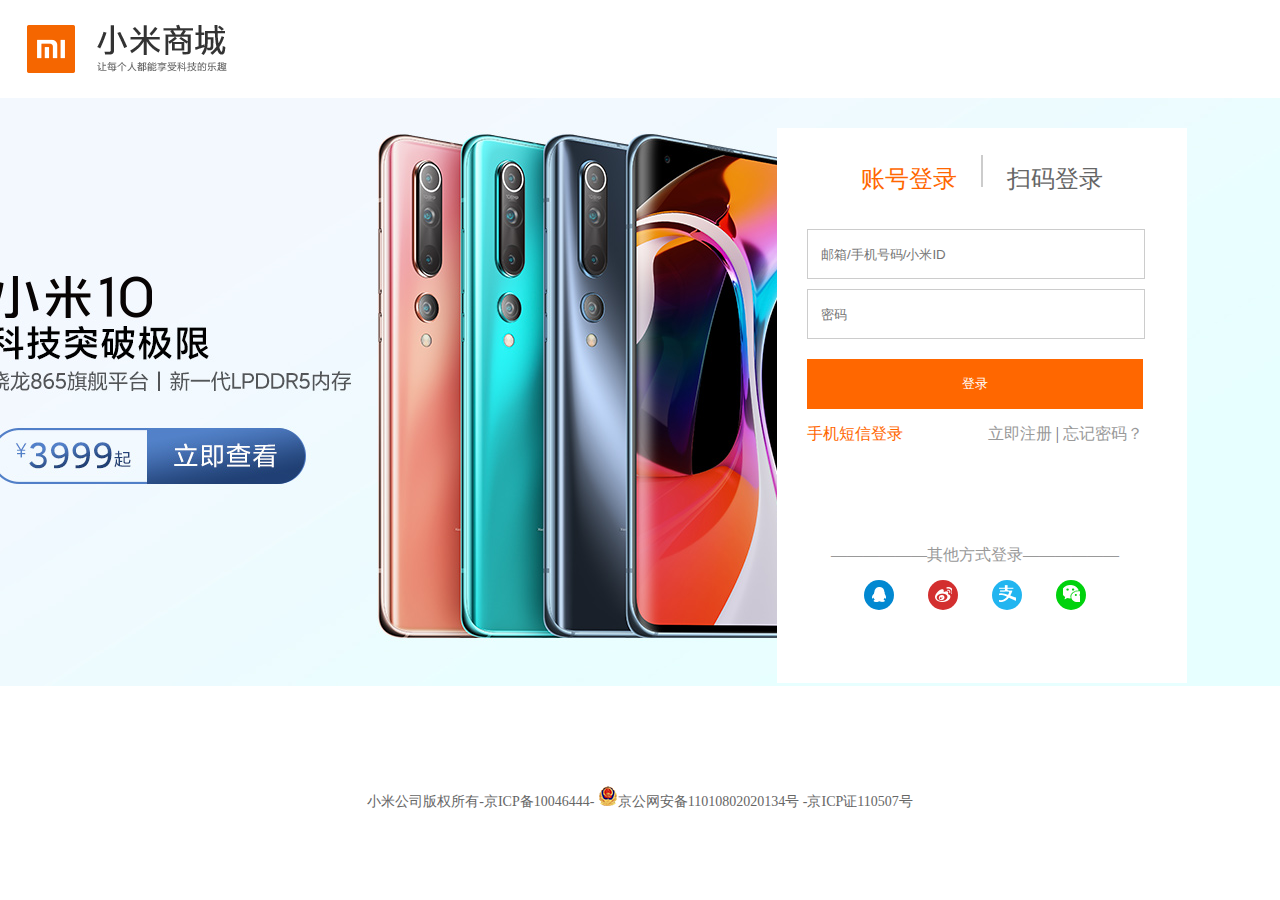
<file: xiaomiweb/login.html>
<!DOCTYPE html>
<html lang="en">

<head>
    <meta charset="UTF-8">
    <title>
        小米账号-登录
    </title>
    <meta name="description" , content="小米官网直营小米公司旗下所有产品，包括小米手机系列小米10 Pro 、小米9、小米MIX Alpha，Redmi 红米系列Redmi K30、Redmi Note 8 Pro，小米电视、笔记本、米家智能家居等，同时提供小米客户服务及售后支持.">
    <meta name='Keywords' content="小米,redmi,小米10,Redmi K30,小米MIX Alpha,小米商城">
    <link rel="shortcut icon" href="favicon.ico" type="image/x-icon" />
    <!-- 引入基础样式 -->
    <link rel="stylesheet" href="css/base.css">
    <!-- 引入公共样式 -->
    <link rel="stylesheet" href="css/common.css">
    <!-- 引入登录页样式 -->
    <link rel="stylesheet" href="css/login.css">
</head>

<body>
    <!-- 头部 -->
    <div class="h-panel">
        <div class="w">
            <div class="h-logo">
                <a href="index.html">小米网</a>
            </div>
        </div>
    </div>
    <!-- 中间部分 -->
    <div class="login-ad">
        <div class="w">
            <!-- 登录框 -->
            <div class="register">
                <div class="rg-hd">
                    <a href="#" class="active">账号登录</a>
                    <span></span>
                    <a href="#">扫码登录</a>
                </div>
                <div class="rg-bd">
                    <form action="">
                        <input type="text" name="username" placeholder="邮箱/手机号码/小米ID">
                        <input type="password" name="pwd" placeholder="密码">
                        <button>登录</button>
                        <div class="other-method">
                            <div>
                                <span class="phone"><a href="#">手机短信登录</a></span>
                                <span class="fr">
                                <a href="register.html">立即注册</a>
                                <i>|</i>
                                <a href="#">忘记密码？</a>
                                </span>
                            </div>
                            <div class="links">
                                <p>——————其他方式登录——————</p>
                                <div class="links-icon">
                                    <a href="#" class="qq"><i ></i></a>
                                    <a href="#" class="wb"><i></i></a>
                                    <a href="#" class="zfb"><i ></i></a>
                                    <a href="#" class="wx"><i ></i></a>
                                </div>
                            </div>
                        </div>
                    </form>
                </div>
            </div>
        </div>
    </div>
    <!-- 尾部 -->
    <div class="f-panel">
        <p>小米公司版权所有-京ICP备10046444-
            <span><img src="img/ghs.png">京公网安备11010802020134号</span> -京ICP证110507号
        </p>
    </div>
</body>

</html>
</file>
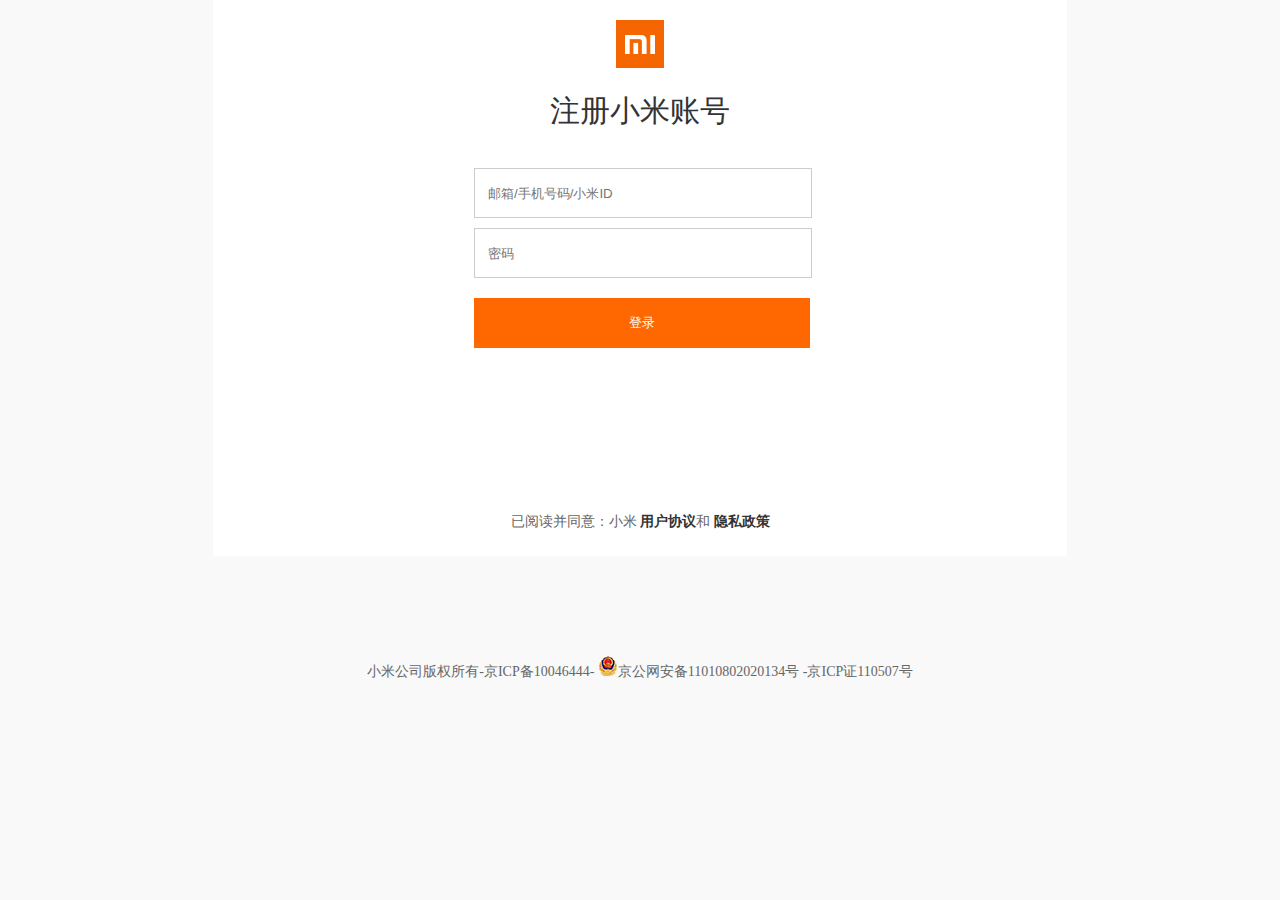
<file: xiaomiweb/register.html>
<!DOCTYPE html>
<html lang="en">

<head>
    <meta charset="UTF-8">
    <title>
        小米账号-注册
    </title>
    <meta name="description" , content="小米官网直营小米公司旗下所有产品，包括小米手机系列小米10 Pro 、小米9、小米MIX Alpha，Redmi 红米系列Redmi K30、Redmi Note 8 Pro，小米电视、笔记本、米家智能家居等，同时提供小米客户服务及售后支持.">
    <meta name='Keywords' content="小米,redmi,小米10,Redmi K30,小米MIX Alpha,小米商城">
    <link rel="shortcut icon" href="favicon.ico" type="image/x-icon" />
    <!-- 引入基础样式 -->
    <link rel="stylesheet" href="css/base.css">
    <!-- 引入公共样式 -->
    <link rel="stylesheet" href="css/common.css">
    <!-- 引入首页样式 -->
    <link rel="stylesheet" href="css/register.css">
</head>

<body>
    <!-- 主体 -->
    <div class='content'>
        <!-- 头部logo -->
        <div class="h-panel">
            <div class="h-logo">
                <a href="index.html">小米</a>
            </div>
        </div>
        <!-- 中间部分 -->
        <div class="h-content">
            <p class="title"> 注册小米账号</p>
            <div class="regbox">
                <form action="">
                    <form action="">
                        <input type="text" name="username" placeholder="邮箱/手机号码/小米ID">
                        <input type="password" name="pwd" placeholder="密码">
                        <button>登录</button>
                    </form>
            </div>
            <div class="privacy_box">
                <p>
                    已阅读并同意：小米
                    <a href="javascript:;">用户协议</a>和
                    <a href="javascript:;">隐私政策</a>
                </p>
            </div>
        </div>
    </div>
    <!-- 尾部 -->
    <div class="f-panel">
        <p>小米公司版权所有-京ICP备10046444-
            <span><img src="img/ghs.png">京公网安备11010802020134号</span> -京ICP证110507号
        </p>
    </div>
</body>

</html>
</file>
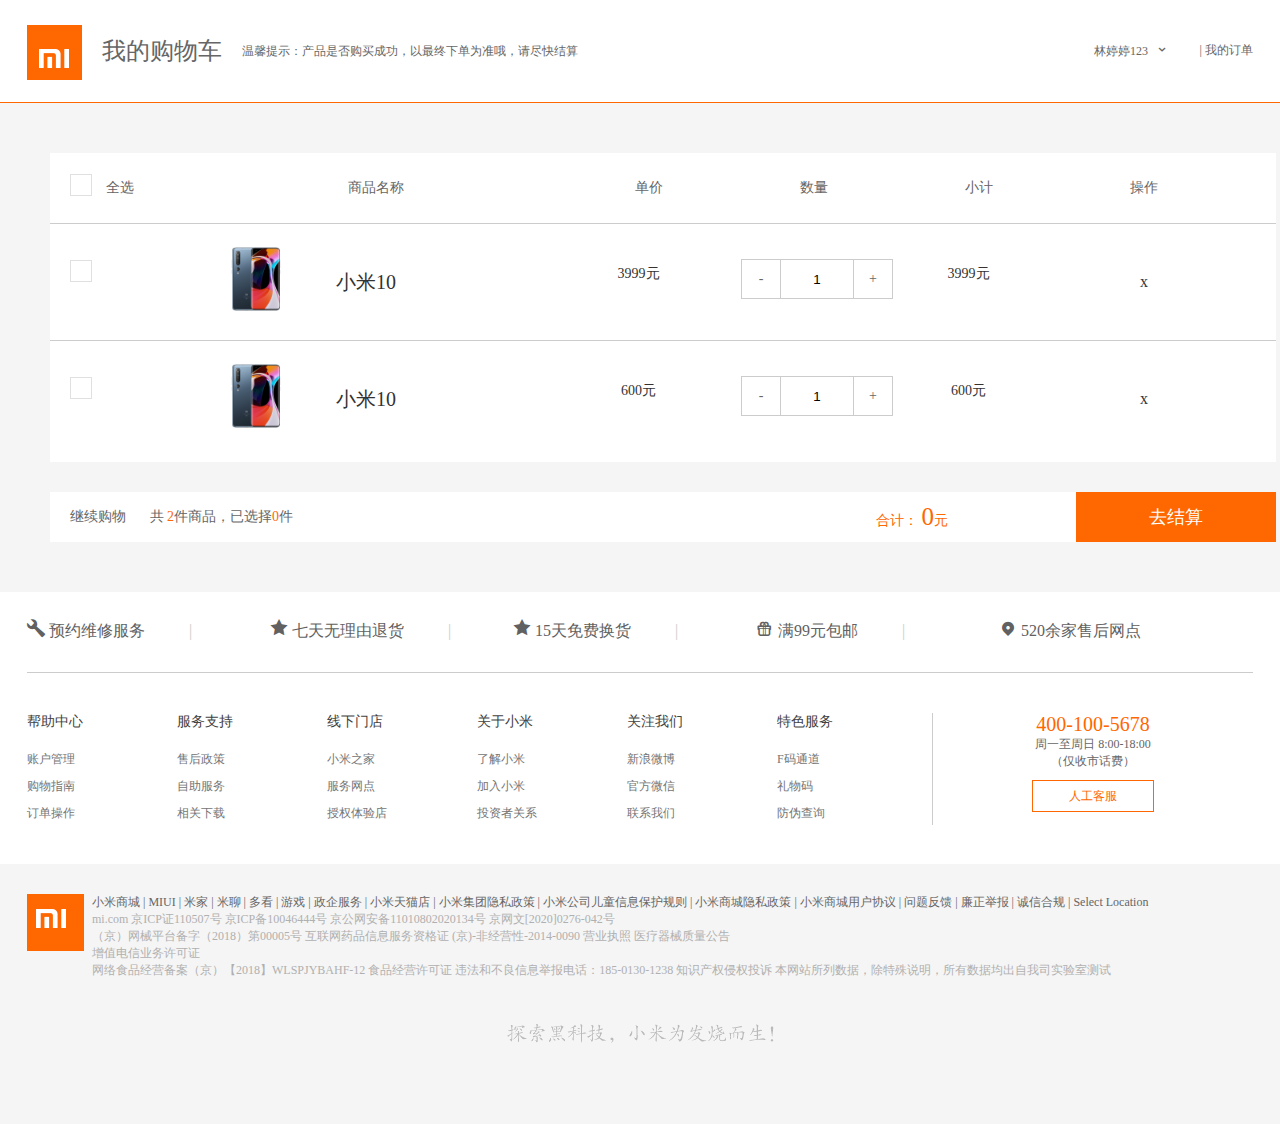
<file: xiaomiweb/shopcar.html>
<!DOCTYPE html>
<html lang="en">

<head>
    <meta charset="UTF-8">
    <title>
        我的购物车-小米商城
    </title>
    <meta name="description" , content="小米官网直营小米公司旗下所有产品，包括小米手机系列小米10 Pro 、小米9、小米MIX Alpha，Redmi 红米系列Redmi K30、Redmi Note 8 Pro，小米电视、笔记本、米家智能家居等，同时提供小米客户服务及售后支持.">
    <meta name='Keywords' content="小米,redmi,小米10,Redmi K30,小米MIX Alpha,小米商城">
    <link rel="shortcut icon" href="favicon.ico" type="image/x-icon" />
    <!-- 引入基础样式 -->
    <link rel="stylesheet" href="css/base.css">
    <!-- 引入公共样式 -->
    <link rel="stylesheet" href="css/common.css">
    <!-- 引入详情页样式 -->
    <link rel="stylesheet" href="css/shopcar.css">
    <!-- 引入js文件 -->
    <script src='js/jquery.min.js'></script>
    <script src='js/shopcar.js'></script>
</head>

<body>
    <!-- 头部 -->
    <div class="header">
        <div class="w">
            <!-- logo部分 -->
            <div class="logo fl">
                <a href="index.html" title="小米官网">
                小米官网
                 </a>
            </div>
            <!-- 我的购物车文字部分 -->
            <div class="title fl">
                <h2>我的购物车</h2>
                <p>温馨提示：产品是否购买成功，以最终下单为准哦，请尽快结算</p>
            </div>
            <!-- 用户部分 -->
            <div class="userInfo fr">
                <span class="user">
                    <span>林婷婷123</span> <i></i>
                <ul style="display:none">
                    <li> 个人中心</li>
                    <li>评价晒单</li>
                    <li>我的喜欢</li>
                    <li>小米账号</li>
                    <li>退出登录</li>
                </ul>
                </span>
                <span class="order-form">
                    |
                    <a href="#">我的订单</a>
                </span>
            </div>
        </div>
    </div>
    <!-- 主体部分 -->
    <div class="car-main">
        <div class="w">
            <div class="goods">
                <div class="car-hd">
                    <div class="car-check">
                        <i class="check-icon" id="check-all">√</i> 全选
                    </div>
                    <div class="car-name">商品名称</div>
                    <div class="car-price">单价</div>
                    <div class="car-num">数量</div>
                    <div class="car-total">小计</div>
                    <div class="car-action">操作</div>
                </div>
                <div class="car-bd clearfix">
                    <!-- 购物车主体部分 -->
                    <div class="item-box">
                        <div class="car-check">
                            <i class="check-icon ">√</i>
                        </div>
                        <div class="car-img">
                            <img src="upload/pic11.jpg" alt="">
                            <p>小米10</p>
                        </div>
                        <div class="car-price">3999元</div>
                        <div class="car-num ">
                            <div class="number">
                                <a href="javascript:;" class="reduce">-</a>
                                <input type="text" value="1" class='itxt'>
                                <a href="javascript:;" class="add">+</a>
                            </div>

                        </div>
                        <div class="car-total">3999元</div>
                        <div class="car-action ">
                            <div class="delete">
                                x
                            </div>
                        </div>
                    </div>
                    <div class="item-box">
                        <div class="car-check">
                            <i class="check-icon ">√</i>
                        </div>
                        <div class="car-img">
                            <img src="upload/pic11.jpg" alt="">
                            <p>小米10</p>
                        </div>
                        <div class="car-price">600元</div>
                        <div class="car-num ">
                            <div class="number">
                                <a href="javascript:;" class="reduce">-</a>
                                <input type="text" value="1" class='itxt'>
                                <a href="javascript:;" class="add">+</a>
                            </div>

                        </div>
                        <div class="car-total">600元</div>
                        <div class="car-action ">
                            <div class="delete">
                                x
                            </div>
                        </div>
                    </div>
                </div>
            </div>
            <!-- 结算 -->
            <div class="car-bd-total">
                <div class="section-left">
                    <a href="index.html">继续购物</a>
                    <span>共 <i id="section-total">3</i>件商品，已选择<i id="section-num">1</i>件</span>
                </div>
                <div class="section-right">
                    <div class="r-total">
                        合计：
                        <i id="section-account">3999</i>元
                    </div>
                    <div class="submit">去结算</div>
                </div>
            </div>
        </div>
    </div>



    <!-- footer开始 -->
    <div class="footer">
        <div class="w">
            <div class="footer-service">
                <ul>
                    <li>
                        <a href="#">
                            <i></i> 预约维修服务
                        </a>
                        <span>|</span>
                    </li>
                    <li>
                        <a href="#">
                            <i></i> 七天无理由退货
                        </a>
                        <span>|</span>
                    </li>
                    <li>
                        <a href="#">
                            <i></i> 15天免费换货
                        </a>
                        <span>|</span>
                    </li>
                    <li>
                        <a href="#">
                            <i></i> 满99元包邮
                        </a>
                        <span>|</span>
                    </li>
                    <li>
                        <a href="#">
                            <i></i> 520余家售后网点
                        </a>
                    </li>
                </ul>
            </div>
            <div class="footer-links">
                <dl>
                    <dd>帮助中心</dd>
                    <dt>账户管理</dt>
                    <dt>购物指南</dt>
                    <dt>订单操作</dt>
                </dl>
                <dl>
                    <dd>服务支持</dd>
                    <dt>售后政策</dt>
                    <dt>自助服务</dt>
                    <dt>相关下载</dt>
                </dl>
                <dl>
                    <dd>线下门店</dd>
                    <dt>小米之家</dt>
                    <dt>服务网点</dt>
                    <dt>授权体验店</dt>
                </dl>
                <dl>
                    <dd>关于小米</dd>
                    <dt>了解小米</dt>
                    <dt>加入小米</dt>
                    <dt>投资者关系</dt>
                </dl>
                <dl>
                    <dd>关注我们</dd>
                    <dt>新浪微博</dt>
                    <dt>官方微信</dt>
                    <dt>联系我们</dt>
                </dl>
                <dl>
                    <dd>特色服务</dd>
                    <dt>F码通道</dt>
                    <dt>礼物码</dt>
                    <dt>防伪查询</dt>
                </dl>
                <div class="contact fr">
                    <p class="phone">400-100-5678</p>
                    <p>
                        周一至周日 8:00-18:00<br> （仅收市话费）
                    </p>
                    <a href="#">
                        人工客服
                    </a>
                </div>
            </div>
        </div>
    </div>
    <!-- footer结束 -->
    <!-- info开始 -->
    <div class="info">
        <div class="w ">
            <div class="info-text">
                <div class="info-logo">
                    <a href="index.html" title="小米官网">
                        小米官网
                    </a>
                </div>
                <p>
                    <a href="#">小米商城</a>
                    <span>|</span>
                    <a href="#">MIUI</a>
                    <span>|</span>
                    <a href="#">米家</a>
                    <span>|</span>
                    <a href="#">米聊</a>
                    <span>|</span>
                    <a href="#">多看</a>
                    <span>|</span>
                    <a href="#">游戏</a>
                    <span>|</span>
                    <a href="#">政企服务</a>
                    <span>|</span>
                    <a href="#">小米天猫店</a>
                    <span>|</span>
                    <a href="#">小米集团隐私政策</a>
                    <span>|</span>
                    <a href="#">小米公司儿童信息保护规则</a>
                    <span>|</span>
                    <a href="#">小米商城隐私政策</a>
                    <span>|</span>
                    <a href="#">小米商城用户协议</a>
                    <span>|</span>
                    <a href="#">问题反馈</a>
                    <span>|</span>
                    <a href="#">廉正举报</a>
                    <span>|</span>
                    <a href="#">诚信合规</a>
                    <span>|</span>
                    <a href="#">Select Location</a>
                </p>
                <p class="equity">mi.com 京ICP证110507号 京ICP备10046444号 京公网安备11010802020134号 京网文[2020]0276-042号 <br>（京）网械平台备字（2018）第00005号 互联网药品信息服务资格证 (京)-非经营性-2014-0090 营业执照 医疗器械质量公告<br> 增值电信业务许可证 <br>网络食品经营备案（京）【2018】WLSPJYBAHF-12 食品经营许可证 违法和不良信息举报电话：185-0130-1238 知识产权侵权投诉
                    本网站所列数据，除特殊说明，所有数据均出自我司实验室测试
                </p>
            </div>
            <div class="info-slogan w">
                探索黑科技，小米为发烧而生
            </div>
        </div>
    </div>
    <!-- info结束 -->
</body>

</html>
</file>
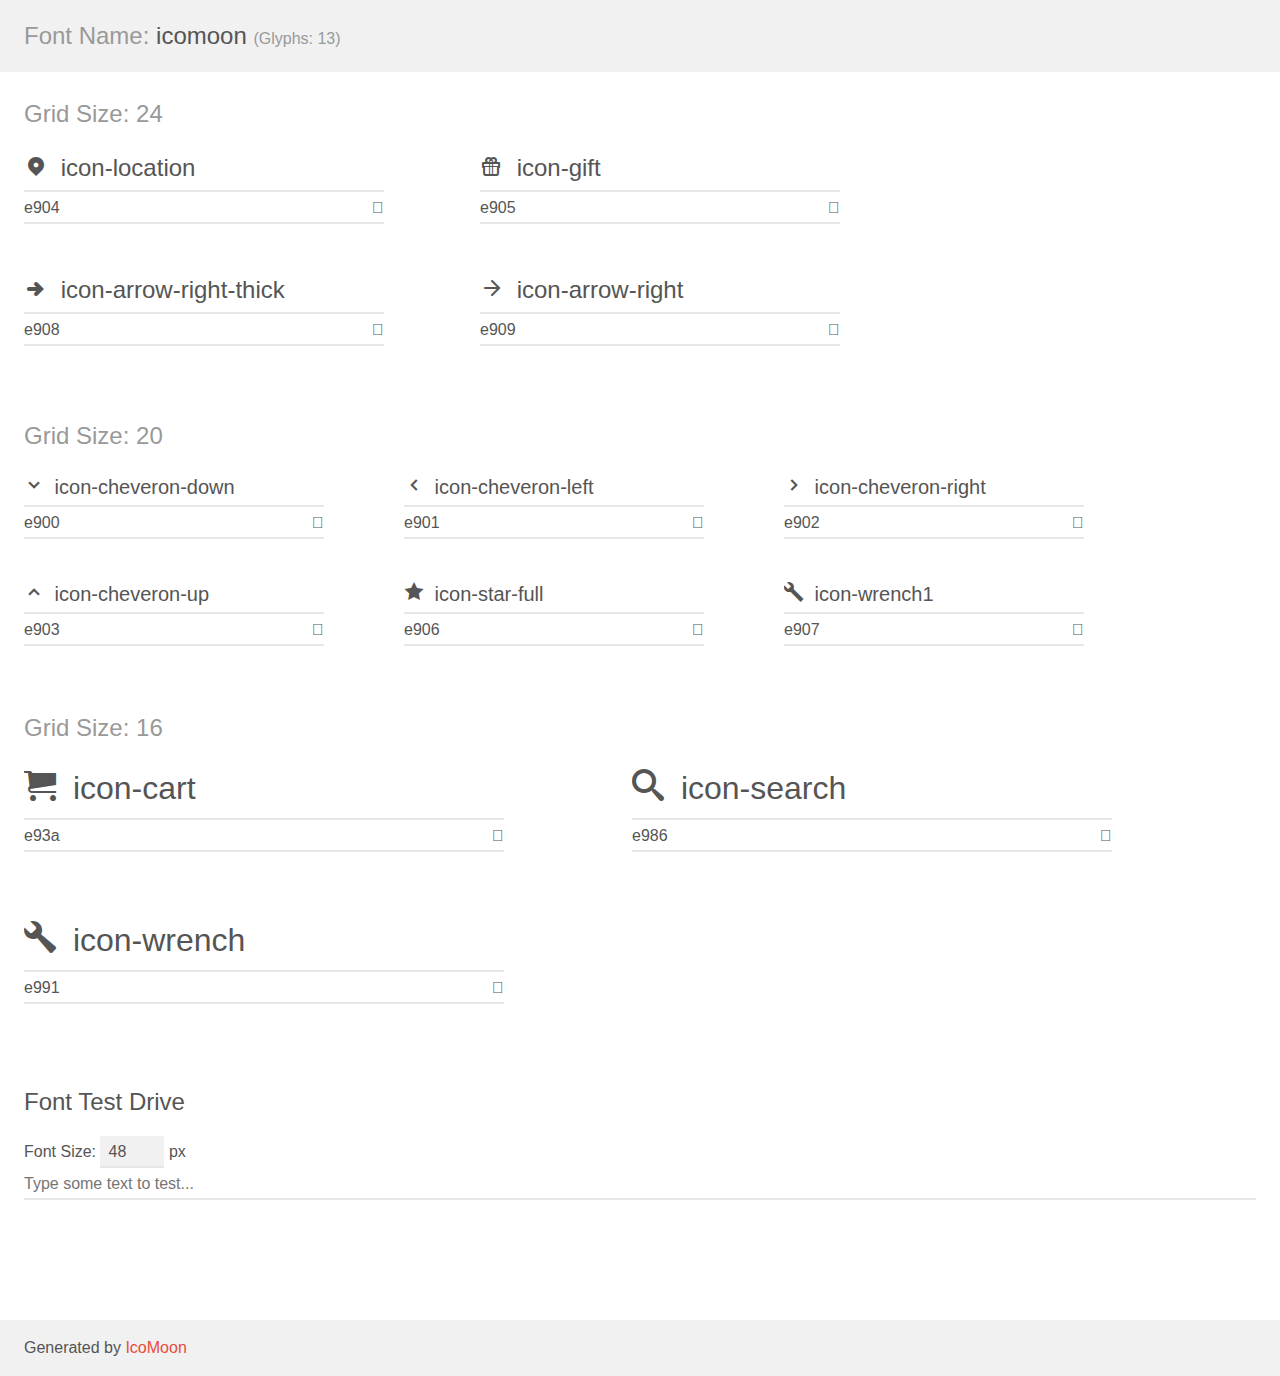
<file: xiaomiweb/新建文件夹/demo.html>
<!doctype html>
<html>
<head>
    <meta charset="utf-8">
    <title>IcoMoon Demo</title>
    <meta name="description" content="An Icon Font Generated By IcoMoon.io">
    <meta name="viewport" content="width=device-width, initial-scale=1">
    <link rel="stylesheet" href="demo-files/demo.css">
    <link rel="stylesheet" href="style.css"></head>
<body>
    <div class="bgc1 clearfix">
        <h1 class="mhmm mvm"><span class="fgc1">Font Name:</span> icomoon <small class="fgc1">(Glyphs:&nbsp;13)</small></h1>
    </div>
    <div class="clearfix mhl ptl">
        <h1 class="mvm mtn fgc1">Grid Size: 24</h1>
        <div class="glyph fs1">
            <div class="clearfix bshadow0 pbs">
                <span class="icon-location"></span>
                <span class="mls"> icon-location</span>
            </div>
            <fieldset class="fs0 size1of1 clearfix hidden-false">
                <input type="text" readonly value="e904" class="unit size1of2" />
                <input type="text" maxlength="1" readonly value="&#xe904;" class="unitRight size1of2 talign-right" />
            </fieldset>
            <div class="fs0 bshadow0 clearfix hidden-true">
                <span class="unit pvs fgc1">liga: </span>
                <input type="text" readonly value="" class="liga unitRight" />
            </div>
        </div>
        <div class="glyph fs1">
            <div class="clearfix bshadow0 pbs">
                <span class="icon-gift"></span>
                <span class="mls"> icon-gift</span>
            </div>
            <fieldset class="fs0 size1of1 clearfix hidden-false">
                <input type="text" readonly value="e905" class="unit size1of2" />
                <input type="text" maxlength="1" readonly value="&#xe905;" class="unitRight size1of2 talign-right" />
            </fieldset>
            <div class="fs0 bshadow0 clearfix hidden-true">
                <span class="unit pvs fgc1">liga: </span>
                <input type="text" readonly value="" class="liga unitRight" />
            </div>
        </div>
        <div class="glyph fs1">
            <div class="clearfix bshadow0 pbs">
                <span class="icon-arrow-right-thick"></span>
                <span class="mls"> icon-arrow-right-thick</span>
            </div>
            <fieldset class="fs0 size1of1 clearfix hidden-false">
                <input type="text" readonly value="e908" class="unit size1of2" />
                <input type="text" maxlength="1" readonly value="&#xe908;" class="unitRight size1of2 talign-right" />
            </fieldset>
            <div class="fs0 bshadow0 clearfix hidden-true">
                <span class="unit pvs fgc1">liga: </span>
                <input type="text" readonly value="" class="liga unitRight" />
            </div>
        </div>
        <div class="glyph fs1">
            <div class="clearfix bshadow0 pbs">
                <span class="icon-arrow-right"></span>
                <span class="mls"> icon-arrow-right</span>
            </div>
            <fieldset class="fs0 size1of1 clearfix hidden-false">
                <input type="text" readonly value="e909" class="unit size1of2" />
                <input type="text" maxlength="1" readonly value="&#xe909;" class="unitRight size1of2 talign-right" />
            </fieldset>
            <div class="fs0 bshadow0 clearfix hidden-true">
                <span class="unit pvs fgc1">liga: </span>
                <input type="text" readonly value="" class="liga unitRight" />
            </div>
        </div>
    </div>
    <div class="clearfix mhl ptl">
        <h1 class="mvm mtn fgc1">Grid Size: 20</h1>
        <div class="glyph fs2">
            <div class="clearfix bshadow0 pbs">
                <span class="icon-cheveron-down"></span>
                <span class="mls"> icon-cheveron-down</span>
            </div>
            <fieldset class="fs0 size1of1 clearfix hidden-false">
                <input type="text" readonly value="e900" class="unit size1of2" />
                <input type="text" maxlength="1" readonly value="&#xe900;" class="unitRight size1of2 talign-right" />
            </fieldset>
            <div class="fs0 bshadow0 clearfix hidden-true">
                <span class="unit pvs fgc1">liga: </span>
                <input type="text" readonly value="" class="liga unitRight" />
            </div>
        </div>
        <div class="glyph fs2">
            <div class="clearfix bshadow0 pbs">
                <span class="icon-cheveron-left"></span>
                <span class="mls"> icon-cheveron-left</span>
            </div>
            <fieldset class="fs0 size1of1 clearfix hidden-false">
                <input type="text" readonly value="e901" class="unit size1of2" />
                <input type="text" maxlength="1" readonly value="&#xe901;" class="unitRight size1of2 talign-right" />
            </fieldset>
            <div class="fs0 bshadow0 clearfix hidden-true">
                <span class="unit pvs fgc1">liga: </span>
                <input type="text" readonly value="" class="liga unitRight" />
            </div>
        </div>
        <div class="glyph fs2">
            <div class="clearfix bshadow0 pbs">
                <span class="icon-cheveron-right"></span>
                <span class="mls"> icon-cheveron-right</span>
            </div>
            <fieldset class="fs0 size1of1 clearfix hidden-false">
                <input type="text" readonly value="e902" class="unit size1of2" />
                <input type="text" maxlength="1" readonly value="&#xe902;" class="unitRight size1of2 talign-right" />
            </fieldset>
            <div class="fs0 bshadow0 clearfix hidden-true">
                <span class="unit pvs fgc1">liga: </span>
                <input type="text" readonly value="" class="liga unitRight" />
            </div>
        </div>
        <div class="glyph fs2">
            <div class="clearfix bshadow0 pbs">
                <span class="icon-cheveron-up"></span>
                <span class="mls"> icon-cheveron-up</span>
            </div>
            <fieldset class="fs0 size1of1 clearfix hidden-false">
                <input type="text" readonly value="e903" class="unit size1of2" />
                <input type="text" maxlength="1" readonly value="&#xe903;" class="unitRight size1of2 talign-right" />
            </fieldset>
            <div class="fs0 bshadow0 clearfix hidden-true">
                <span class="unit pvs fgc1">liga: </span>
                <input type="text" readonly value="" class="liga unitRight" />
            </div>
        </div>
        <div class="glyph fs2">
            <div class="clearfix bshadow0 pbs">
                <span class="icon-star-full"></span>
                <span class="mls"> icon-star-full</span>
            </div>
            <fieldset class="fs0 size1of1 clearfix hidden-false">
                <input type="text" readonly value="e906" class="unit size1of2" />
                <input type="text" maxlength="1" readonly value="&#xe906;" class="unitRight size1of2 talign-right" />
            </fieldset>
            <div class="fs0 bshadow0 clearfix hidden-true">
                <span class="unit pvs fgc1">liga: </span>
                <input type="text" readonly value="" class="liga unitRight" />
            </div>
        </div>
        <div class="glyph fs2">
            <div class="clearfix bshadow0 pbs">
                <span class="icon-wrench1"></span>
                <span class="mls"> icon-wrench1</span>
            </div>
            <fieldset class="fs0 size1of1 clearfix hidden-false">
                <input type="text" readonly value="e907" class="unit size1of2" />
                <input type="text" maxlength="1" readonly value="&#xe907;" class="unitRight size1of2 talign-right" />
            </fieldset>
            <div class="fs0 bshadow0 clearfix hidden-true">
                <span class="unit pvs fgc1">liga: </span>
                <input type="text" readonly value="" class="liga unitRight" />
            </div>
        </div>
    </div>
    <div class="clearfix mhl ptl">
        <h1 class="mvm mtn fgc1">Grid Size: 16</h1>
        <div class="glyph fs3">
            <div class="clearfix bshadow0 pbs">
                <span class="icon-cart"></span>
                <span class="mls"> icon-cart</span>
            </div>
            <fieldset class="fs0 size1of1 clearfix hidden-false">
                <input type="text" readonly value="e93a" class="unit size1of2" />
                <input type="text" maxlength="1" readonly value="&#xe93a;" class="unitRight size1of2 talign-right" />
            </fieldset>
            <div class="fs0 bshadow0 clearfix hidden-true">
                <span class="unit pvs fgc1">liga: </span>
                <input type="text" readonly value="cart, purchase" class="liga unitRight" />
            </div>
        </div>
        <div class="glyph fs3">
            <div class="clearfix bshadow0 pbs">
                <span class="icon-search"></span>
                <span class="mls"> icon-search</span>
            </div>
            <fieldset class="fs0 size1of1 clearfix hidden-false">
                <input type="text" readonly value="e986" class="unit size1of2" />
                <input type="text" maxlength="1" readonly value="&#xe986;" class="unitRight size1of2 talign-right" />
            </fieldset>
            <div class="fs0 bshadow0 clearfix hidden-true">
                <span class="unit pvs fgc1">liga: </span>
                <input type="text" readonly value="search, magnifier" class="liga unitRight" />
            </div>
        </div>
        <div class="glyph fs3">
            <div class="clearfix bshadow0 pbs">
                <span class="icon-wrench"></span>
                <span class="mls"> icon-wrench</span>
            </div>
            <fieldset class="fs0 size1of1 clearfix hidden-false">
                <input type="text" readonly value="e991" class="unit size1of2" />
                <input type="text" maxlength="1" readonly value="&#xe991;" class="unitRight size1of2 talign-right" />
            </fieldset>
            <div class="fs0 bshadow0 clearfix hidden-true">
                <span class="unit pvs fgc1">liga: </span>
                <input type="text" readonly value="wrench, tool" class="liga unitRight" />
            </div>
        </div>
    </div>

    <!--[if gt IE 8]><!-->
    <div class="mhl clearfix mbl">
        <h1>Font Test Drive</h1>
        <label>
            Font Size: <input id="fontSize" type="number" class="textbox0 mbm"
            min="8" value="48" />
            px
        </label>
        <input id="testText" type="text" class="phl size1of1 mvl"
        placeholder="Type some text to test..." value=""/>
        <div id="testDrive" class="icon-" style="font-family: icomoon">&nbsp;
        </div>
    </div>
    <!--<![endif]-->
    <div class="bgc1 clearfix">
        <p class="mhl">Generated by <a href="https://icomoon.io/app">IcoMoon</a></p>
    </div>

    <script src="demo-files/demo.js"></script>
</body>
</html>
</file>
<file: 2048游戏/css/index.css>
html {
    min-width: 320px;
    max-width: 750px;
    width: 100%;
    margin: 0 auto;
    line-height: 1.5;
    font-family: Arial, Helvetica;
}

@media screen and (min-width:750px) {
    html {
        font-size: 75px!important;
    }
}

* {
    margin: 0;
    padding: 0;
}

a {
    text-decoration: none;
}

header {
    text-align: center;
}

header h1 {
    margin: 0;
    font-size: .8rem;
}

header #newGameBtn {
    display: inline-block;
    font-size: .24rem;
    width: 1.333333rem;
    padding: .133333rem;
    background-color: #8f7a66;
    margin: .066667rem auto;
    color: white;
    border-radius: .133333rem;
}

header p {
    font-family: Arial;
    font-size: .333333rem;
    margin: .133333rem auto;
}

.container {
    position: relative;
    margin: .4rem auto;
    padding: .266667rem;
    width: 6.133333rem;
    height: 6.133333rem;
    background-color: #bbada0;
    border-radius: .133333rem;
}

.container .grid-cell {
    position: absolute;
    width: 1.333333rem;
    height: 1.333333rem;
    background-color: #ccc0b3;
    border-radius: .106667rem;
}

.number-cell {
    width: 1.333333rem;
    height: 1.333333rem;
    border-radius: .106667rem;
    font-family: Arial;
    font-weight: bold;
    line-height: 1.333333rem;
    font-size: .4rem;
    text-align: center;
    position: absolute;
}
</file>
<file: todolist/css/css.css>
body {
    margin: 0;
    padding: 0;
    font-size: 16px;
    background: #f0f0f0;
}

header {
    height: 50px;
    background: #0084ff;
}

section {
    margin: 0 auto;
}

label {
    float: left;
    width: 100px;
    line-height: 50px;
    color: #DDD;
    font-size: 24px;
    cursor: pointer;
    font-family: "Helvetica Neue", Helvetica, Arial, sans-serif;
}

header input {
    float: right;
    width: 60%;
    height: 24px;
    margin-top: 12px;
    text-indent: 10px;
    border-radius: 5px;
    box-shadow: 0 1px 0 rgba(255, 255, 255, 0.24), 0 1px 6px rgba(0, 0, 0, 0.45) inset;
    border: none
}

input:focus {
    outline-width: 0
}

h2 {
    position: relative;
}

span {
    position: absolute;
    top: 2px;
    right: 5px;
    display: inline-block;
    padding: 0 5px;
    height: 20px;
    border-radius: 20px;
    background: #E6E6FA;
    line-height: 22px;
    text-align: center;
    color: #666;
    font-size: 14px;
}

ol,
ul {
    padding: 0;
    list-style: none;
}

li input {
    position: absolute;
    top: 2px;
    left: 10px;
    width: 22px;
    height: 22px;
    cursor: pointer;
}

p {
    margin: 0;
}

li p input {
    top: 3px;
    left: 40px;
    width: 70%;
    height: 20px;
    line-height: 14px;
    text-indent: 5px;
    font-size: 14px;
}

li {
    height: 32px;
    line-height: 32px;
    background: #fff;
    position: relative;
    margin-bottom: 10px;
    padding: 0 45px;
    border-radius: 3px;
    border-left: 5px solid #629A9C;
    box-shadow: 0 1px 2px rgba(0, 0, 0, 0.07);
}

ol li {
    cursor: move;
}

ul li {
    border-left: 5px solid #999;
    opacity: 0.5;
}

li a {
    position: absolute;
    top: 2px;
    right: 5px;
    display: inline-block;
    width: 14px;
    height: 12px;
    border-radius: 14px;
    border: 6px double #FFF;
    background: #CCC;
    line-height: 14px;
    text-align: center;
    color: #FFF;
    font-weight: bold;
    font-size: 14px;
    cursor: pointer;
}

footer {
    color: #666;
    font-size: 14px;
    text-align: center;
}

footer a {
    color: #666;
    text-decoration: none;
    color: #999;
}

@media screen and (max-device-width: 620px) {
    section {
        width: 96%;
        padding: 0 2%;
    }
}

@media screen and (min-width: 620px) {
    section {
        width: 600px;
        padding: 0 10px;
    }
}
</file>
<file: xiaomiweb/css/base.css>
* {
    margin: 0;
    padding: 0;
}

body {
    color: #666;
}


/* 让所有斜体不倾斜 */

em,
i {
    font-style: normal;
}


/* 去掉li和ul的小圆点 */

li,
ul {
    list-style-type: none;
}


/* 取消链接下划线 */

a {
    text-decoration: none;
    color: #666;
}


/* 清除浮动 */

.clearfix:after {
    visibility: hidden;
    clear: both;
    display: block;
    content: ".";
    height: 0
}

.clearfix {
    *zoom: 1
}
</file>
<file: xiaomiweb/css/common.css>
/* 公共样式 */

.fl {
    float: left;
}

.fr {
    float: right;
}


/* 字体图标 */

@font-face {
    font-family: 'icomoon';
    src: url('../fonts/icomoon.eot?7kkyc2');
    src: url('../fonts/icomoon.eot?7kkyc2#iefix') format('embedded-opentype'), url('../fonts/icomoon.ttf?7kkyc2') format('truetype'), url('../fonts/icomoon.woff?7kkyc2') format('woff'), url('../fonts/icomoon.svg?7kkyc2#icomoon') format('svg');
    font-weight: normal;
    font-style: normal;
}

.iconfont {
    font-family: 'icomoon';
}


/* 版心 */

.w {
    margin: 0 auto;
    width: 1226px;
}


/* shortcut快速导航栏 开始*/

.shortcut {
    background-color: #333;
    height: 30px;
    width: 100%;
    font-size: 12px;
}

.shortcut-fl,
.shortcut-fr {
    margin-top: 8px;
    height: 13px;
    line-height: 13px;
}

.shortcut-fl li,
.shortcut-fr li {
    float: left;
}

.shortcut-fl li::after,
.shortcut-fr li::after {
    content: "|";
    margin: 0 8px;
}

.shortcut-fl li a,
.shortcut-fr li a {
    color: #b0b0b0;
}

.shortcut-fl li a:hover {
    color: #fff;
}

.shopcar {
    width: 120px;
    height: 30px;
    line-height: 30px;
    text-align: center;
    background-color: #424242;
}

.shopcar i {
    font-family: 'icomoon';
    font-size: 16px;
    color: #b0b0b0;
}

.shopcar a {
    color: #b0b0b0;
}


/* shortcut快速导航栏  结束*/


/* 头部header开始 */

.header {
    height: 100px;
    line-height: 100px;
    border-bottom: 1px solid #e0e0e0;
}


/* logo部分 */

.logo {
    position: relative;
    overflow: hidden;
    margin-top: 25px;
    background-color: #ff6700;
    height: 55px;
    width: 55px;
    line-height: 55px;
    text-align: center;
}

.logo a {
    display: inline-block;
    height: 55px;
    width: 55px;
    background: url('../img/mi-logo.png') no-repeat 50% 50%;
    z-index: 1;
    transition: all .2s;
    font-size: 0;
}

.logo a::after {
    position: absolute;
    content: '';
    top: 0;
    left: 0;
    height: 55px;
    width: 55px;
    margin-left: -55px;
    background: url('../img/mi-home.png') no-repeat 50% 50%;
}

.logo a:hover {
    transform: translateX(55px);
}


/* hotwords部分 */

.hotwords {
    position: relative;
}

.hotwords-nav {
    margin-left: 270px;
}

.hotwords-item {
    display: none;
    position: absolute;
    top: 101px;
    left: 0;
    width: 100%;
    height: 240px;
    background-color: #fff;
    box-shadow: 0 5px 5px rgba(0, 0, 0, .5);
    z-index: 999;
}

.hotwords-item ul li {
    float: left;
    width: 198px;
    height: 240px;
}

.hotwords-item .product {
    width: 198px;
    height: 120px;
    text-align: center;
    margin-top: 40px;
    border-left: 1px solid #e0e0e0;
    ;
}

.hotwords-item .product img {
    height: 100%;
}

.hotwords-item .price {
    font-size: 14px;
    text-align: center;
    color: #fa6509;
}

.hotwords-item h3 {
    margin: 0 auto;
    margin-top: -20px;
    height: 15px;
    font-weight: 400;
    font-size: 14px;
    color: #333;
    text-align: center;
}

.hotwords-item p {
    margin-bottom: 15px;
    color: #b0b0b0;
    font-size: 12px;
    text-align: center;
}

.hotwords-nav>li {
    float: left;
    margin-right: 25px;
}

.hotwords-nav>li a:hover {
    color: #ff6700;
}

.search {
    width: 260px;
}

.search-text {
    display: inline-block;
    padding: 5px 30px 0;
    width: 150px;
    height: 31px;
    outline: 0;
    border: 1px solid #e0e0e0;
}

.search-submit {
    margin-left: -5px;
    margin-top: -1px;
    width: 40px;
    height: 38px;
    outline: 0;
    border: 0;
    border: 1px solid #e0e0e0;
    cursor: pointer;
    background-color: #fff;
    font-family: 'icomoon';
}


/* 轮播图左右侧按钮 */

.allow-l,
.allow-r {
    position: absolute;
    top: 50%;
    margin-top: -35px;
    width: 41px;
    height: 70px;
    z-index: 999;
    line-height: 70px;
    font-family: 'icomoon';
    font-size: 30px;
    color: #ccc;
}

.allow-l:hover,
.allow-r:hover {
    color: #fff;
    background: rgba(0, 0, 0, .6);
}

.allow-l {
    left: 234px;
}

.allow-r {
    right: 0;
}


/* 头部header结束 */


/* footer部分 */

.footer {
    background-color: #fff;
    height: 272px;
}

.footer-service {
    height: 80px;
    border-bottom: 1px solid #ccc;
}

.footer-service ul {
    padding-top: 27px;
    height: 25px;
}

.footer-service li {
    float: left;
    width: 243px;
}

.footer-service li a {
    margin-right: 40px;
    color: #616161;
    font-size: 16px;
}

.footer-service li span {
    color: #ccc;
}

.footer-service li a i {
    font-family: 'icomoon';
    color: #616161;
    font-size: 18px;
}

.footer-service li a:hover {
    color: #ff6700;
}

.footer-links {
    margin-top: 40px;
    width: 1226px;
    height: 192px;
}

.footer-links dl {
    float: left;
    width: 150px;
    height: 112px;
}

.footer-links dd {
    margin-bottom: 20px;
    font-size: 14px;
    color: #424242;
}

.footer-links dt {
    margin: 10px 0;
    font-size: 12px;
    color: #757575;
}

.contact {
    width: 320px;
    height: 112px;
    text-align: center;
    border-left: 1px solid #ccc;
    font-size: 12px;
}

.contact .phone {
    color: #ff6700;
    font-size: 20px;
}

.contact a {
    margin-top: 10px;
    display: inline-block;
    width: 120px;
    height: 30px;
    line-height: 30px;
    text-align: center;
    color: #ff6700;
    border: 1px solid #ff6700;
}

.contact a:hover {
    background-color: #ff6700;
    color: #fff;
}


/* info部分 */

.info {
    padding-top: 30px;
    height: 230px;
    background-color: #f5f5f5;
}

.info-text {
    height: 130px;
}

.info-logo {
    float: left;
    margin-right: 8px;
    width: 57px;
    height: 57px;
    background: url('../img/mi-logo.png') no-repeat;
    background-color: #ff6700;
    font-size: 0;
}

.info-text p {
    float: left;
    width: 1159px;
    font-size: 12px;
}

.equity {
    color: #b0b0b0;
}

.info-slogan {
    width: 267px;
    height: 19px;
    background: url('../img/slogan.png') no-repeat;
    font-size: 0;
}
</file>
<file: xiaomiweb/css/detail.css>
/* 面包屑导航 */

.crumb_wrap {
    height: 60px;
    line-height: 60px;
    background-color: #fff;
    margin-bottom: 80px;
    box-shadow: 0 5px 5px rgba(0, 0, 0, .2);
}

.crumb_wrap_title {
    width: 150px;
}

.crumb_wrap_title h3 {
    float: left;
    margin-right: 5px;
    font-weight: 400;
}

.crumb_wrap_title a {
    padding-left: 5px;
    font-size: 14px;
    border-left: 1px solid #333;
}

.crumb_wrap_summarize li {
    margin-left: 5px;
    float: left;
    font-size: 14px;
}

.crumb_wrap_summarize a:hover {
    color: #ff6700;
}

.crumb_current {
    color: #ff6700;
}


/* 是否登录页面 */

.main-login {
    position: absolute;
    overflow: hidden;
    top: 200px;
    left: 0;
    width: 100%;
    margin-top: 7px;
    margin-bottom: 20px;
    height: 48px;
    line-height: 48px;
    font-size: 14px;
    text-align: center;
    background-color: #F7F7F7;
}

.main-login .login {
    margin: 20px;
    color: #ff6700;
}


/* 产品介绍模块 */

.preview_wrap {
    position: relative;
    width: 600px;
    height: 600px;
}

.preview_wrap ul li {
    width: 560px;
    height: 560px;
}

.preview_wrap ul li img {
    width: 100%;
}

.allow-l {
    left: 0;
}

.allow-r {
    right: 40px;
}


/* 小圆圈  */

.circle {
    position: absolute;
    z-index: 99;
    left: 133px;
    bottom: 43px;
}

.circle li {
    float: left;
    margin: 3px;
    width: 50px;
    height: 2px;
    background-color: #ccc;
}

#circle-current {
    background-color: #81A6C9;
}


/* 右边详细 */

.itemInfo_wrap {
    padding-top: 15px;
    width: 606px;
}

.itemInfo_wrap h2 {
    font-weight: 400;
    height: 30px;
    line-height: 30px;
}

.news {
    width: 600px;
}

.news p {
    margin-top: 15px;
    color: #ff6700;
}

.news span {
    color: #C2B0B0;
}

.appointment {
    margin-top: 15px;
    padding: 5px 15px;
    font-size: 14px;
    height: 32px;
    line-height: 32px;
    color: #fff;
    background-color: #ff6700;
}

.summary_price {
    padding-left: 25px;
    background-color: #F9F9FA;
    height: 50px;
    line-height: 50px;
    font-size: 22px;
    color: #ff6700;
}

.summary_area {
    margin: 30px 0;
    padding-left: 20px;
    height: 104px;
    line-height: 104px;
    color: #333;
    background-color: #FAFAFA;
    border: 1px solid #95BADD;
}

.address-info i {
    font-family: 'icomoon';
    font-size: 18px;
}

#address-change {
    cursor: pointer;
    color: #ff6700;
}

.choose-version,
.choose-color {
    font-size: 18px;
    color: #333;
}

.choose-version ul,
.choose-color ul {
    height: 119px;
}

.choose-version ul li,
.choose-color ul li {
    float: left;
    margin: 15px 0 0 3px;
    width: 298px;
    height: 42px;
    line-height: 42px;
    font-size: 16px;
    text-align: center;
    border: 1px solid #E0E0E0;
}

.choose-version ul li a,
.choose-color ul li a {
    display: inline-block;
    width: 296px;
}

.name {
    color: #333;
}

.price {
    margin-left: 20px;
    color: #B0B0B0;
}

#choose-current {
    border: 1px solid #ff6700;
}

.choose-color ul li img {
    width: 16px;
    height: 16px;
    vertical-align: middle;
}

.choose-protect {
    margin: 20px 0;
}

.protect-hd {
    height: 18px;
    line-height: 18px;
    margin-bottom: 15px;
}

.protect-hd .fl {
    font-size: 18px;
}

.protect-hd .fr a {
    font-size: 14px;
    color: #ff6700;
}

.protect-bd {
    position: relative;
}

.protect-bd ul li {
    padding: 30px 20px;
    border: 1px solid #E0E0E0;
}

.protect-bd ul li img {
    margin: 0 10px;
    width: 50px;
    height: 50px;
}

.protect-bd ul li div {
    display: inline-block;
}

.desc {
    margin: 5px 0;
    color: #B0B0B0;
    font-size: 14px;
}

.agreement {
    width: 370px;
    font-size: 14px;
}

.agreement a {
    color: #ff6700;
}

.price1 {
    position: absolute;
    right: 19px;
    bottom: 32px;
}


/* 总价 */

.pro-list {
    padding: 30px;
    width: 546px;
    height: 110px;
    line-height: 22px;
    background-color: pink;
    font-size: 14px;
}

.total {
    margin-top: 20px;
    color: #ff6700;
    font-size: 22px;
}


/* 立即预约 */

.buy,
.like {
    display: inline-block;
    margin: 20px 0;
    width: 300px;
    height: 54px;
    line-height: 54px;
    color: #fff;
    text-align: center;
    background-color: #ff6700;
    cursor: pointer;
}

.like {
    width: 140px;
    height: 54px;
    line-height: 54px;
    background-color: #989898;
    color: #fff;
}

.buy:hover {
    background-color: #FF5400;
}

.like:hover {
    background-color: #8A838A;
}


/* 详情 */

.details {
    border-top: 1px solid #DDD;
}

.selection-tab {
    height: 58px;
    text-align: center;
    line-height: 58px;
}

.selection-tab li {
    display: inline-block;
    margin: auto 15px;
}

.active {
    color: #ff6700;
}

.selection-box img {
    width: 100%;
}
</file>
<file: xiaomiweb/css/login.css>
/* 头部 */

.h-panel {
    height: 98px;
    line-height: 98px;
}

.h-logo {
    height: 98px;
    width: 200px;
    background: url(../img/logo.png) no-repeat;
    font-size: 0;
}

.h-logo a {
    display: block;
    height: 98px;
}


/* 中间部分 */

.login-ad {
    height: 588px;
    background: url('../upload/register-ad.jpg') no-repeat top center;
}

.w {
    position: relative;
}


/* 登录框 */

.register {
    position: absolute;
    top: 30px;
    left: 750px;
    width: 410px;
    height: 555px;
    background-color: #fff;
}

.rg-hd {
    padding: 27px 0;
    width: 410px;
    height: 32px;
    line-height: 32px;
    text-align: center;
}

.rg-hd a {
    font-size: 24px;
    color: #666;
}

.rg-hd .active {
    color: #FF6700;
}

.rg-hd span {
    display: inline-block;
    margin: 0 20px;
    width: 2px;
    height: 32px;
    background-color: #ccc;
}

.rg-bd {
    padding: 10px 30px;
    height: 410px;
}

.rg-bd form input {
    margin: 5px auto;
    padding: 13px;
    width: 310px;
    height: 22px;
    border: none;
    border: 1px solid #ccc;
    color: #9B9B9B;
}

.rg-bd form button {
    margin: 15px 0;
    width: 336px;
    height: 50px;
    line-height: 50px;
    border: none;
    background-color: #FF6700;
    color: #fff;
}

.other-method {
    width: 336px;
    height: 40px;
}

.other-method a {
    color: #999;
}

.other-method .phone a {
    color: #FF6700;
}

.links {
    margin-top: 100px;
    text-align: center;
    color: #999;
}

.links-icon {
    margin-top: 7px;
    height: 40px;
}

.links-icon a {
    display: inline-block;
    margin: 7px 15px;
    width: 30px;
    height: 30px;
    line-height: 30px;
    border-radius: 50%;
    background-color: #0288D1;
}

.links-icon a i {
    margin: auto;
    margin-top: 5px;
    display: block;
    width: 17px;
    height: 17px;
    background: url(../img/icons_type.png) no-repeat -20px 0;
}

.links-icon .wb {
    background-color: #D32F2F;
}

.links-icon .wb i {
    background-position: -38px 0;
}

.links-icon .zfb {
    background-color: #21B5F0;
}

.links-icon .zfb i {
    background-position: -60px 0;
}

.links-icon .wx {
    background-color: #00D20D;
}

.links-icon .wx i {
    background-position: -85px 0;
}


/* 尾部 */

.f-panel {
    text-align: center;
    padding-top: 100px;
    height: 80px;
    font-size: 14px;
}
</file>
<file: xiaomiweb/css/register.css>
body {
    background-color: #F9F9F9;
}

.content {
    margin: 0 auto;
    width: 854px;
    height: 556px;
    background-color: #fff;
}

.h-logo {
    padding-top: 20px;
    width: 854px;
    height: 68px;
}

.h-logo a {
    display: block;
    font-size: 0;
    margin: auto;
    width: 48px;
    height: 48px;
    background-color: #F56600;
    background-image: url('../img/mi-logo.png');
}


/* 中间部分 */

.title {
    display: block;
    height: 45px;
    line-height: 45px;
    font-size: 30px;
    color: #333;
    text-align: center;
}

.regbox {
    margin: 30px auto;
    width: 332px;
    height: 320px;
}

.regbox form input {
    margin: 5px auto;
    padding: 13px;
    width: 310px;
    height: 22px;
    border: none;
    border: 1px solid #ccc;
    color: #9B9B9B;
}

.regbox form button {
    margin: 15px 0;
    width: 336px;
    height: 50px;
    line-height: 50px;
    border: none;
    background-color: #FF6700;
    color: #fff;
}

.privacy_box {
    margin: 0 auto;
    width: 786px;
    height: 39px;
    text-align: center;
}

.privacy_box p {
    font-size: 14px;
}

.privacy_box a {
    color: #333;
    font-weight: 700;
}


/* 尾部 */

.f-panel {
    text-align: center;
    padding-top: 100px;
    height: 80px;
    font-size: 14px;
}
</file>
<file: xiaomiweb/css/shopcar.css>
.header {
    height: 102px;
    line-height: 102px;
    background-color: #fff;
    border-bottom: 1px solid #FF6700;
}

.title {
    height: 102px;
}

.title h2 {
    float: left;
    margin: 0 20px;
    font-weight: 400;
}

.title p {
    float: left;
    font-size: 12px;
}


/* 用户部分 */

.userInfo {
    padding-top: 30px;
    position: relative;
    font-size: 12px;
    height: 72px;
    width: 200px;
}

.userInfo .user {
    float: left;
    text-align: right;
    height: 40px;
    width: 120px;
    line-height: 40px;
    cursor: pointer;
}

.userInfo i {
    margin: 0 5px;
    font-size: 12px;
    font-family: 'icomoon';
}

.user ul {
    padding-top: 20px;
    height: 150px;
    background-color: #fff;
    box-shadow: 0 4px 10px rgba(0, 0, 0, .15);
}

.user ul li {
    text-align: center;
    height: 30px;
    color: #333;
    line-height: 30px;
}

.user ul li:hover {
    color: #FF6700;
    background-color: #ddd;
}

.order-form {
    margin-left: 20px;
    float: right;
    height: 40px;
    line-height: 40px;
    cursor: pointer;
}


/* 主体部分 */

.car-main {
    padding: 50px;
    background-color: #F5F5F5;
}

.goods {
    margin-bottom: 30px;
    padding-bottom: 5px;
    background-color: #fff;
}

.car-hd {
    height: 70px;
    line-height: 70px;
    font-size: 14px;
}

.car-check {
    float: left;
    height: 70px;
    width: 110px;
    line-height: 70px;
    vertical-align: middle;
    padding-right: 26px;
}

.check-icon {
    margin-left: 20px;
    margin-right: 10px;
    display: inline-block;
    width: 20px;
    height: 20px;
    line-height: 20px;
    vertical-align: center;
    text-align: center;
    font-size: 20px;
    font-weight: 700;
    border: 1px solid #e0e0e0;
    color: #fff;
    cursor: pointer;
}

.check-icon-select {
    background-color: #FF6700;
    border: none;
}

.car-name {
    float: left;
    width: 380px;
    height: 70px;
    text-align: center;
}

.car-price,
.car-num,
.car-total,
.car-action {
    float: left;
    width: 165px;
    height: 70px;
    line-height: 70px;
    text-align: center;
}


/* 购物车主体部分 */

.item-box {
    padding-top: 15px;
    margin-bottom: 15px;
    height: 86px;
    line-height: 86px;
    font-size: 14px;
    color: #333;
    border-top: 1px solid #ccc;
}

.car-img {
    padding-left: 30px;
    float: left;
    width: 340px;
    height: 70px;
}

.item-box img {
    margin-right: 40px;
    float: left;
    width: 80px;
    height: 80px;
}

.item-box p {
    font-size: 20px;
}

.number {
    margin-top: 20px;
    margin-left: 20px;
    width: 150px;
    height: 38px;
    text-align: center;
    line-height: 38px;
    border: 1px solid #ccc;
}

.number a {
    float: left;
    width: 38px;
    height: 38px;
}

.number input {
    float: left;
    width: 72px;
    height: 38px;
    text-align: center;
    border: none;
    border-left: 1px solid #ccc;
    border-right: 1px solid #ccc;
}

.delete {
    margin-top: 30px;
    margin-left: 80px;
    padding: 5px;
    cursor: pointer;
    width: 16px;
    height: 16px;
    font-size: 16px;
    color: #333;
    line-height: 16px;
    border-radius: 50%;
}

.delete:hover {
    background-color: #FC0A0F;
    color: #fff;
}


/* 结算 */

.car-bd-total {
    font-size: 14px;
    padding-left: 20px;
    height: 50px;
    line-height: 50px;
    background-color: #fff;
}

.section-left {
    float: left;
}

.section-left span {
    margin-left: 20px;
}

#section-total,
#section-num {
    color: #FF6700;
}

.section-right {
    float: right;
}

.r-total {
    float: left;
    width: 200px;
}

.submit {
    float: left;
    width: 200px;
    height: 50px;
    background-color: #FF6700;
    text-align: center;
    line-height: 50px;
    color: #fff;
    font-size: 18px;
    cursor: pointer;
}

.submit:hover {
    background-color: #F25807;
}

.r-total {
    color: #FF6700;
}

#section-account {
    font-size: 25px;
}
</file>
<file: xiaomiweb/新建文件夹/demo-files/demo.css>
body {
  padding: 0;
  margin: 0;
  font-family: sans-serif;
  font-size: 1em;
  line-height: 1.5;
  color: #555;
  background: #fff;
}
h1 {
  font-size: 1.5em;
  font-weight: normal;
}
small {
  font-size: .66666667em;
}
a {
  color: #e74c3c;
  text-decoration: none;
}
a:hover, a:focus {
  box-shadow: 0 1px #e74c3c;
}
.bshadow0, input {
  box-shadow: inset 0 -2px #e7e7e7;
}
input:hover {
  box-shadow: inset 0 -2px #ccc;
}
input, fieldset {
  font-family: sans-serif;
  font-size: 1em;
  margin: 0;
  padding: 0;
  border: 0;
}
input {
  color: inherit;
  line-height: 1.5;
  height: 1.5em;
  padding: .25em 0;
}
input:focus {
  outline: none;
  box-shadow: inset 0 -2px #449fdb;
}
.glyph {
  font-size: 16px;
  width: 15em;
  padding-bottom: 1em;
  margin-right: 4em;
  margin-bottom: 1em;
  float: left;
  overflow: hidden;
}
.liga {
  width: 80%;
  width: calc(100% - 2.5em);
}
.talign-right {
  text-align: right;
}
.talign-center {
  text-align: center;
}
.bgc1 {
  background: #f1f1f1;
}
.fgc1 {
  color: #999;
}
.fgc0 {
  color: #000;
}
p {
  margin-top: 1em;
  margin-bottom: 1em;
}
.mvm {
  margin-top: .75em;
  margin-bottom: .75em;
}
.mtn {
  margin-top: 0;
}
.mtl, .mal {
  margin-top: 1.5em;
}
.mbl, .mal {
  margin-bottom: 1.5em;
}
.mal, .mhl {
  margin-left: 1.5em;
  margin-right: 1.5em;
}
.mhmm {
  margin-left: 1em;
  margin-right: 1em;
}
.mls {
  margin-left: .25em;
}
.ptl {
  padding-top: 1.5em;
}
.pbs, .pvs {
  padding-bottom: .25em;
}
.pvs, .pts {
  padding-top: .25em;
}
.unit {
  float: left;
}
.unitRight {
  float: right;
}
.size1of2 {
  width: 50%;
}
.size1of1 {
  width: 100%;
}
.clearfix:before, .clearfix:after {
  content: " ";
  display: table;
}
.clearfix:after {
  clear: both;
}
.hidden-true {
  display: none;
}
.textbox0 {
  width: 3em;
  background: #f1f1f1;
  padding: .25em .5em;
  line-height: 1.5;
  height: 1.5em;
}
#testDrive {
  display: block;
  padding-top: 24px;
  line-height: 1.5;
}
.fs0 {
  font-size: 16px;
}
.fs1 {
  font-size: 24px;
}
.fs2 {
  font-size: 20px;
}
.fs3 {
  font-size: 32px;
}
</file>
<file: xiaomiweb/新建文件夹/style.css>
@font-face {
  font-family: 'icomoon';
  src:  url('fonts/icomoon.eot?yy9rlm');
  src:  url('fonts/icomoon.eot?yy9rlm#iefix') format('embedded-opentype'),
    url('fonts/icomoon.ttf?yy9rlm') format('truetype'),
    url('fonts/icomoon.woff?yy9rlm') format('woff'),
    url('fonts/icomoon.svg?yy9rlm#icomoon') format('svg');
  font-weight: normal;
  font-style: normal;
  font-display: block;
}

[class^="icon-"], [class*=" icon-"] {
  /* use !important to prevent issues with browser extensions that change fonts */
  font-family: 'icomoon' !important;
  speak: none;
  font-style: normal;
  font-weight: normal;
  font-variant: normal;
  text-transform: none;
  line-height: 1;

  /* Better Font Rendering =========== */
  -webkit-font-smoothing: antialiased;
  -moz-osx-font-smoothing: grayscale;
}

.icon-location:before {
  content: "\e904";
}
.icon-gift:before {
  content: "\e905";
}
.icon-arrow-right-thick:before {
  content: "\e908";
}
.icon-arrow-right:before {
  content: "\e909";
}
.icon-cheveron-down:before {
  content: "\e900";
}
.icon-cheveron-left:before {
  content: "\e901";
}
.icon-cheveron-right:before {
  content: "\e902";
}
.icon-cheveron-up:before {
  content: "\e903";
}
.icon-star-full:before {
  content: "\e906";
}
.icon-wrench1:before {
  content: "\e907";
}
.icon-cart:before {
  content: "\e93a";
}
.icon-search:before {
  content: "\e986";
}
.icon-wrench:before {
  content: "\e991";
}
</file>
